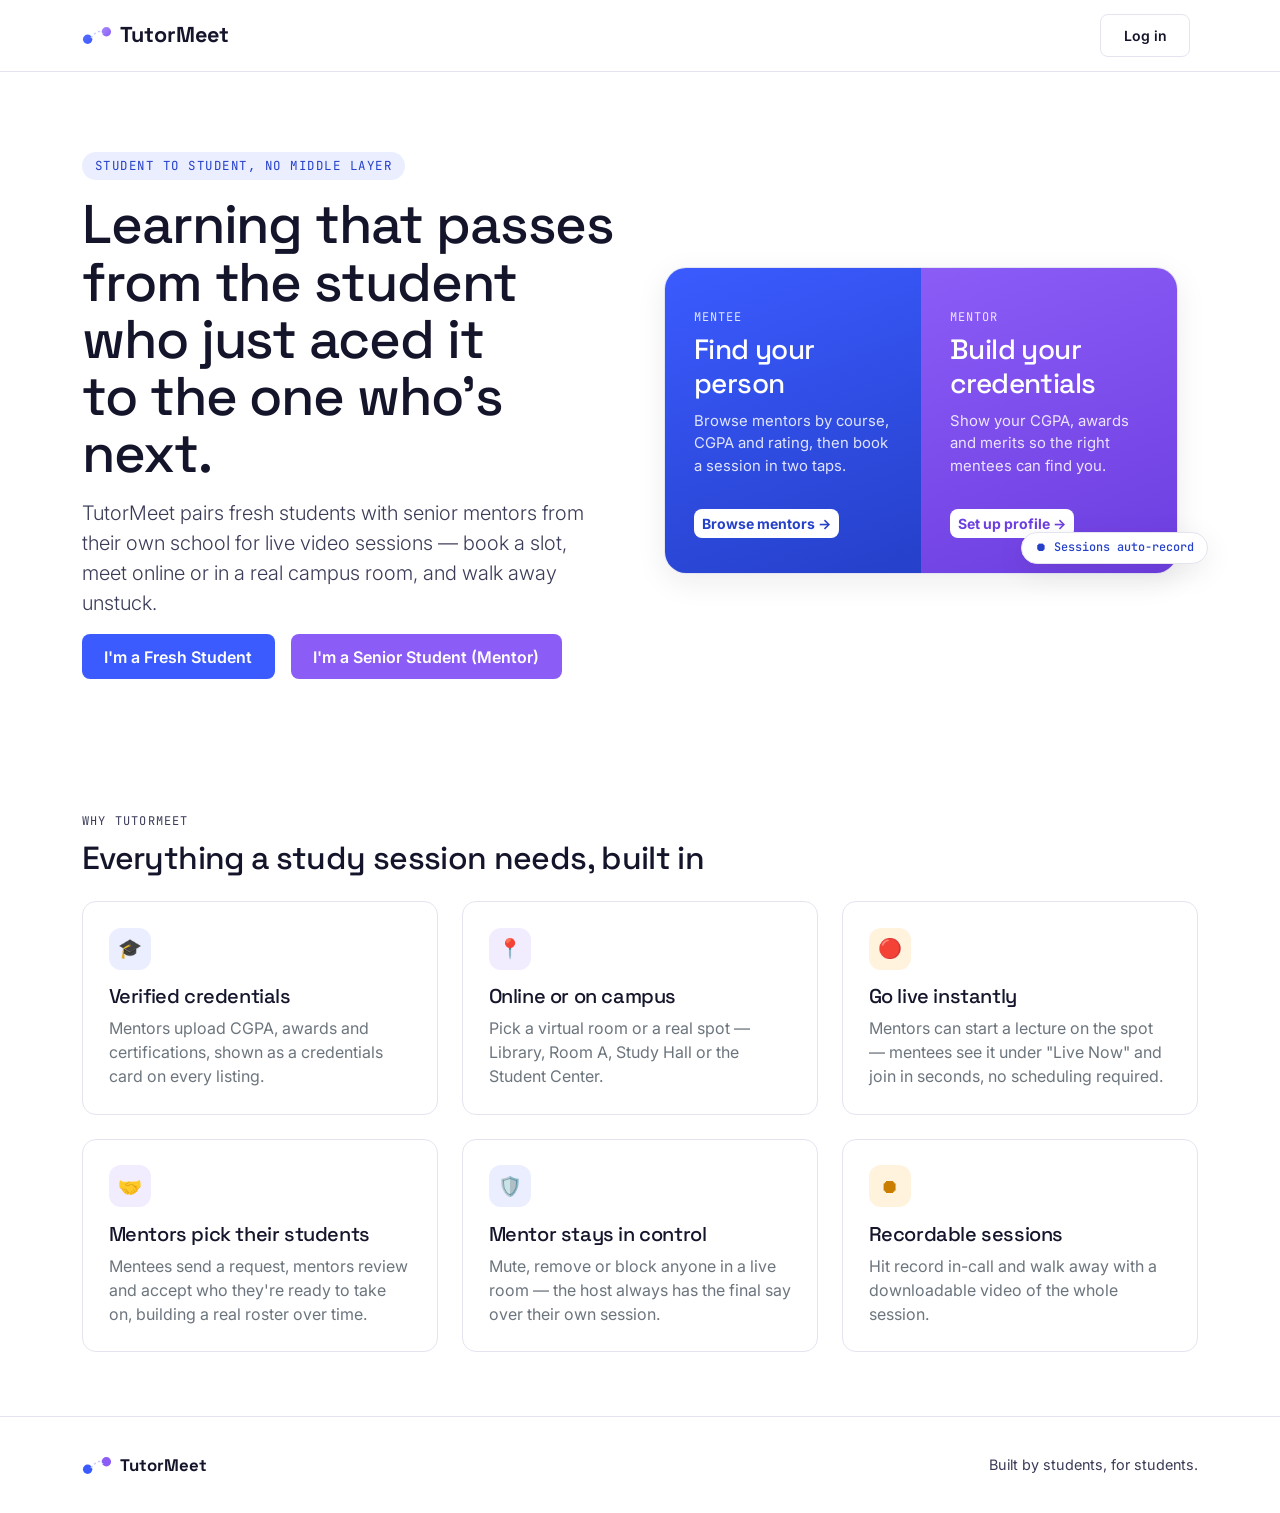
<file: index.html>
<!DOCTYPE html>
<html lang="en">
<head>
<meta charset="UTF-8">
<meta name="viewport" content="width=device-width, initial-scale=1.0">
<title>TutorMeet — Peer mentorship, one session away</title>
<link rel="preconnect" href="https://fonts.googleapis.com">
<link href="https://fonts.googleapis.com/css2?family=Space+Grotesk:wght@500;600;700&family=Inter:wght@400;500;600;700&family=JetBrains+Mono:wght@400;500&display=swap" rel="stylesheet">
<link href="https://cdn.jsdelivr.net/npm/bootstrap@5.3.3/dist/css/bootstrap.min.css" rel="stylesheet">
<link href="style.css" rel="stylesheet">
</head>
<body>

<div id="navbar-mount"></div>

<header class="hero">
  <div class="container">
    <div class="row align-items-center g-5">
      <div class="col-lg-6">
        <span class="hero-eyebrow">Student to student, no middle layer</span>
        <h1>Learning that passes from the student who just aced it<br>to the one who's next.</h1>
        <p class="lead">TutorMeet pairs fresh students with senior mentors from their own school for live video sessions — book a slot, meet online or in a real campus room, and walk away unstuck.</p>
        <div class="d-flex gap-3 flex-wrap mt-3">
          <a href="auth.html?role=mentee" class="btn btn-mentee">I'm a Fresh Student</a>
          <a href="auth.html?role=mentor" class="btn btn-mentor">I'm a Senior Student (Mentor)</a>
        </div>
      </div>
      <div class="col-lg-6">
        <div class="role-split-wrap">
          <div class="role-split">
            <div class="role-panel mentee">
              <div>
                <span class="role-tag">Mentee</span>
                <h3>Find your person</h3>
                <p>Browse mentors by course, CGPA and rating, then book a session in two taps.</p>
              </div>
              <a href="auth.html?role=mentee" class="btn btn-sm">Browse mentors →</a>
            </div>
            <div class="role-panel mentor">
              <div>
                <span class="role-tag">Mentor</span>
                <h3>Build your credentials</h3>
                <p>Show your CGPA, awards and merits so the right mentees can find you.</p>
              </div>
              <a href="auth.html?role=mentor" class="btn btn-sm">Set up profile →</a>
            </div>
          </div>
          <span class="floating-chip chip-2">⏺ Sessions auto-record</span>
        </div>
      </div>
    </div>
  </div>
</header>

<section class="py-5 feature-band">
  <div class="container py-3">
    <span class="section-label">Why TutorMeet</span>
    <h2 class="mb-4 mt-2">Everything a study session needs, built in</h2>
    <div class="row g-4">
      <div class="col-md-4">
        <div class="feature-card">
          <div class="icon-badge">🎓</div>
          <h4 class="h5">Verified credentials</h4>
          <p class="text-secondary mb-0">Mentors upload CGPA, awards and certifications, shown as a credentials card on every listing.</p>
        </div>
      </div>
      <div class="col-md-4">
        <div class="feature-card badge-purple">
          <div class="icon-badge">📍</div>
          <h4 class="h5">Online or on campus</h4>
          <p class="text-secondary mb-0">Pick a virtual room or a real spot — Library, Room A, Study Hall or the Student Center.</p>
        </div>
      </div>
      <div class="col-md-4">
        <div class="feature-card badge-yellow">
          <div class="icon-badge">🔴</div>
          <h4 class="h5">Go live instantly</h4>
          <p class="text-secondary mb-0">Mentors can start a lecture on the spot — mentees see it under "Live Now" and join in seconds, no scheduling required.</p>
        </div>
      </div>
      <div class="col-md-4">
        <div class="feature-card badge-purple">
          <div class="icon-badge">🤝</div>
          <h4 class="h5">Mentors pick their students</h4>
          <p class="text-secondary mb-0">Mentees send a request, mentors review and accept who they're ready to take on, building a real roster over time.</p>
        </div>
      </div>
      <div class="col-md-4">
        <div class="feature-card">
          <div class="icon-badge">🛡️</div>
          <h4 class="h5">Mentor stays in control</h4>
          <p class="text-secondary mb-0">Mute, remove or block anyone in a live room — the host always has the final say over their own session.</p>
        </div>
      </div>
      <div class="col-md-4">
        <div class="feature-card badge-yellow">
          <div class="icon-badge">⏺</div>
          <h4 class="h5">Recordable sessions</h4>
          <p class="text-secondary mb-0">Hit record in-call and walk away with a downloadable video of the whole session.</p>
        </div>
      </div>
    </div>
  </div>
</section>

<footer class="tm-footer">
  <div class="container d-flex flex-wrap justify-content-between align-items-center">
    <span class="tm-brand" style="font-size:1.05rem;">
      <svg class="logomark" viewBox="0 0 32 20" xmlns="http://www.w3.org/2000/svg">
        <circle cx="6" cy="14" r="5" fill="#3b5bff"/>
        <circle cx="26" cy="6" r="5" fill="#8b5cf6"/>
        <path d="M10 12 Q18 2 22 8" stroke="#c7ccff" stroke-width="1.6" fill="none" stroke-dasharray="1 4" stroke-linecap="round"/>
      </svg>
      TutorMeet
    </span>
    <span>Built by students, for students.</span>
  </div>
</footer>

<script src="https://cdn.jsdelivr.net/npm/bootstrap@5.3.3/dist/js/bootstrap.bundle.min.js"></script>
<script src="script.js"></script>
<script>
  renderNavbar("navbar-mount");
</script>
</body>
</html>
</file>
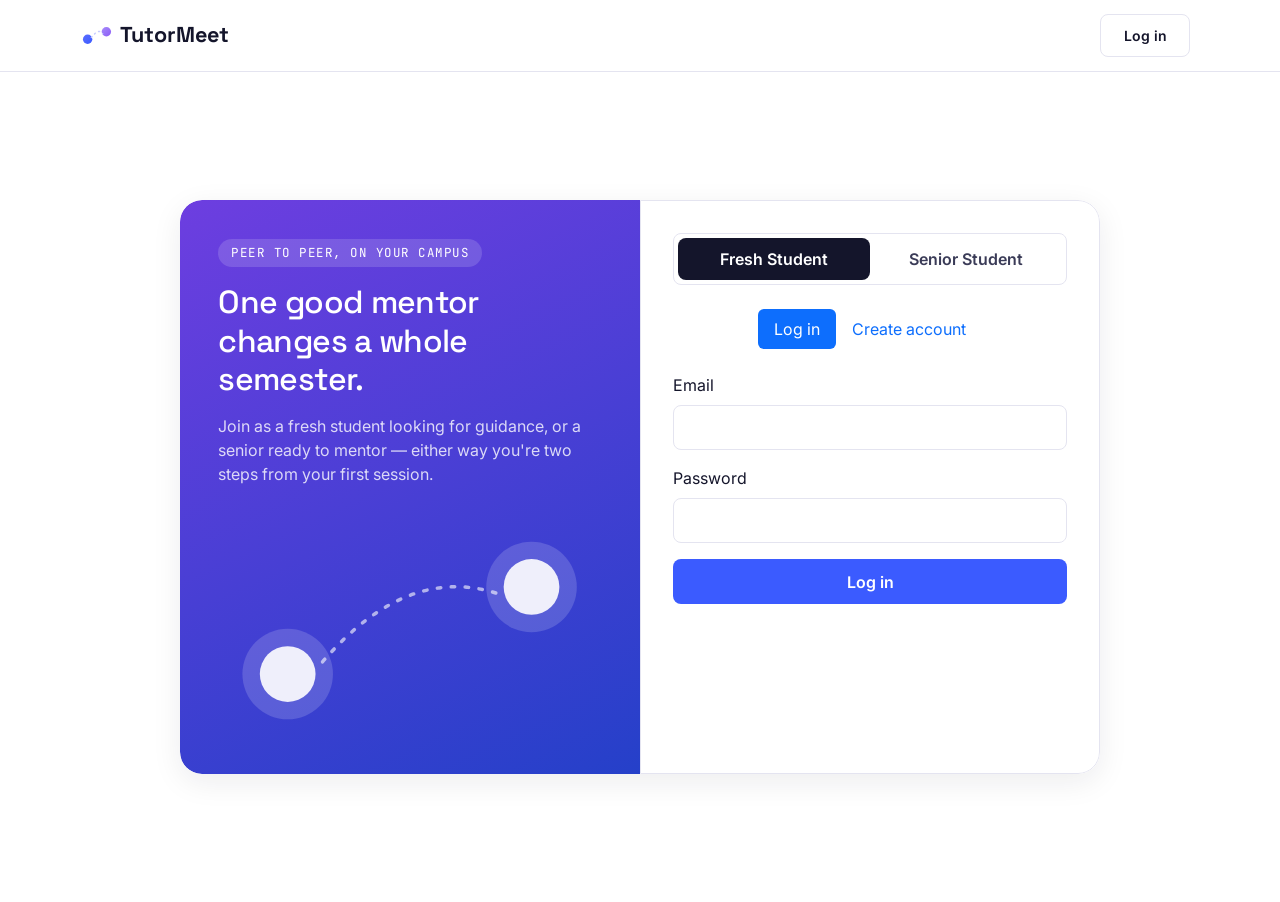
<file: auth.html>
<!DOCTYPE html>
<html lang="en">
<head>
<meta charset="UTF-8">
<meta name="viewport" content="width=device-width, initial-scale=1.0">
<title>Log in or sign up — TutorMeet</title>
<link rel="preconnect" href="https://fonts.googleapis.com">
<link href="https://fonts.googleapis.com/css2?family=Space+Grotesk:wght@500;600;700&family=Inter:wght@400;500;600;700&family=JetBrains+Mono:wght@400;500&display=swap" rel="stylesheet">
<link href="https://cdn.jsdelivr.net/npm/bootstrap@5.3.3/dist/css/bootstrap.min.css" rel="stylesheet">
<link href="style.css" rel="stylesheet">
</head>
<body>

<div id="navbar-mount"></div>

<div class="auth-wrap">
  <div class="auth-shell">
    <div class="auth-side d-none d-lg-flex">
      <div>
        <span class="hero-eyebrow" style="background:rgba(255,255,255,.15); color:#fff;">Peer to peer, on your campus</span>
        <h2 class="mt-3 mb-3" style="color:#fff;">One good mentor changes a whole semester.</h2>
        <p style="color:rgba(255,255,255,.8);">Join as a fresh student looking for guidance, or a senior ready to mentor — either way you're two steps from your first session.</p>
      </div>
      <div class="auth-side-graphic">
        <svg viewBox="0 0 220 120" xmlns="http://www.w3.org/2000/svg" style="width:100%; height:auto;">
          <circle cx="40" cy="85" r="26" fill="rgba(255,255,255,.16)"/>
          <circle cx="40" cy="85" r="16" fill="#ffffff" opacity=".9"/>
          <circle cx="180" cy="35" r="26" fill="rgba(255,255,255,.16)"/>
          <circle cx="180" cy="35" r="16" fill="#ffffff" opacity=".9"/>
          <path d="M60 78 Q110 20 164 40" stroke="rgba(255,255,255,.6)" stroke-width="2" fill="none" stroke-dasharray="2 6" stroke-linecap="round"/>
        </svg>
      </div>
    </div>

    <div class="auth-card">
      <div class="role-toggle mb-4">
        <button id="tab-mentee" type="button">Fresh Student</button>
        <button id="tab-mentor" type="button">Senior Student</button>
      </div>

      <ul class="nav nav-pills mb-4 justify-content-center" id="mode-pills">
        <li class="nav-item"><button class="nav-link active" id="mode-login" type="button">Log in</button></li>
        <li class="nav-item"><button class="nav-link" id="mode-signup" type="button">Create account</button></li>
      </ul>

      <form id="login-form" class="needs-validation" novalidate>
      <div class="mb-3">
        <label class="form-label">Email</label>
        <input type="email" class="form-control" id="login-email" required>
        <div class="invalid-feedback">Enter a valid email.</div>
      </div>
      <div class="mb-3">
        <label class="form-label">Password</label>
        <input type="password" class="form-control" id="login-password" required minlength="6">
        <div class="invalid-feedback">Password must be at least 6 characters.</div>
      </div>
      <div id="login-error" class="text-danger small mb-2 d-none">No account matches those details for this role.</div>
      <button type="submit" class="btn w-100" id="login-submit">Log in</button>
    </form>

        <form id="signup-form" class="needs-validation d-none" novalidate>
      <div class="mb-3">
        <label class="form-label">Full name</label>
        <input type="text" class="form-control" id="signup-name" required>
        <div class="invalid-feedback">Tell us your name.</div>
      </div>
      <div class="mb-3">
        <label class="form-label">School email</label>
        <input type="email" class="form-control" id="signup-email" required>
        <div class="invalid-feedback">Enter a valid email.</div>
      </div>
      <div class="row">
        <div class="col-6 mb-3">
          <label class="form-label">Password</label>
          <input type="password" class="form-control" id="signup-password" required minlength="6">
          <div class="invalid-feedback">Min 6 characters.</div>
        </div>
        <div class="col-6 mb-3">
          <label class="form-label">Confirm</label>
          <input type="password" class="form-control" id="signup-confirm" required minlength="6">
          <div class="invalid-feedback">Passwords must match.</div>
        </div>
      </div>

      <div id="mentor-extra-fields" class="d-none">
        <hr>
        <p class="text-secondary small">Add a few starter credentials now — you can expand your full profile right after signup.</p>
        <div class="mb-3">
          <label class="form-label">Current CGPA</label>
          <input type="number" step="0.01" min="0" max="5" class="form-control" id="signup-cgpa" placeholder="e.g. 4.50">
        </div>
        <div class="mb-3">
          <label class="form-label">Subjects you can mentor in</label>
          <input type="text" class="form-control" id="signup-subjects" placeholder="e.g. Calculus, Data Structures">
        </div>
      </div>

      <div id="signup-error" class="text-danger small mb-2 d-none">That email is already registered.</div>
      <button type="submit" class="btn w-100" id="signup-submit">Create account</button>
    </form>
    </div>
  </div>
</div>

<script src="https://cdn.jsdelivr.net/npm/bootstrap@5.3.3/dist/js/bootstrap.bundle.min.js"></script>
<script src="script.js"></script>
<script>
renderNavbar("navbar-mount");

let currentRole = "mentee";

function paintRoleUI() {
  document.getElementById("tab-mentee").classList.toggle("active", currentRole === "mentee");
  document.getElementById("tab-mentor").classList.toggle("active", currentRole === "mentor");
  document.getElementById("mentor-extra-fields").classList.toggle("d-none", currentRole !== "mentor");
  const color = currentRole === "mentor" ? "btn-mentor" : "btn-mentee";
  const other = currentRole === "mentor" ? "btn-mentee" : "btn-mentor";
  ["login-submit","signup-submit"].forEach(id => {
    const b = document.getElementById(id);
    b.classList.remove(other); b.classList.add(color);
  });
}

const qsRole = new URLSearchParams(window.location.search).get("role");
if (qsRole === "mentor" || qsRole === "mentee") currentRole = qsRole;

document.getElementById("tab-mentee").addEventListener("click", () => { currentRole = "mentee"; paintRoleUI(); });
document.getElementById("tab-mentor").addEventListener("click", () => { currentRole = "mentor"; paintRoleUI(); });

const loginForm = document.getElementById("login-form");
const signupForm = document.getElementById("signup-form");
document.getElementById("mode-login").addEventListener("click", (e) => {
  e.target.classList.add("active"); document.getElementById("mode-signup").classList.remove("active");
  loginForm.classList.remove("d-none"); signupForm.classList.add("d-none");
});
document.getElementById("mode-signup").addEventListener("click", (e) => {
  e.target.classList.add("active"); document.getElementById("mode-login").classList.remove("active");
  signupForm.classList.remove("d-none"); loginForm.classList.add("d-none");
});

paintRoleUI();

function redirectForRole(user) {
  window.location.href = user.role === "mentor" ? "mentor-dashboard.html" : "mentee-dashboard.html";
}

loginForm.addEventListener("submit", function (e) {
  e.preventDefault(); e.stopPropagation();
  document.getElementById("login-error").classList.add("d-none");
  if (!loginForm.checkValidity()) { loginForm.classList.add("was-validated"); return; }
  const email = document.getElementById("login-email").value.trim().toLowerCase();
  const pw = document.getElementById("login-password").value;
  const user = getUsers().find(u => u.email.toLowerCase() === email && u.password === pw && u.role === currentRole);
  if (!user) { document.getElementById("login-error").classList.remove("d-none"); return; }
  setCurrentUser(user);
  redirectForRole(user);
});

signupForm.addEventListener("submit", function (e) {
  e.preventDefault(); e.stopPropagation();
  document.getElementById("signup-error").classList.add("d-none");

  const pw = document.getElementById("signup-password").value;
  const cf = document.getElementById("signup-confirm").value;
  document.getElementById("signup-confirm").setCustomValidity(pw !== cf ? "mismatch" : "");

  if (!signupForm.checkValidity()) { signupForm.classList.add("was-validated"); return; }

  const email = document.getElementById("signup-email").value.trim().toLowerCase();
  const users = getUsers();
  if (users.some(u => u.email.toLowerCase() === email)) {
    document.getElementById("signup-error").classList.remove("d-none");
    return;
  }

  const newUser = {
    id: "u_" + Date.now(),
    role: currentRole,
    name: document.getElementById("signup-name").value.trim(),
    email,
    password: pw
  };

  if (currentRole === "mentor") {
    newUser.bio = "";
    newUser.cgpa = parseFloat(document.getElementById("signup-cgpa").value) || null;
    newUser.subjects = document.getElementById("signup-subjects").value.split(",").map(s => s.trim()).filter(Boolean);
    newUser.awards = []; newUser.merits = []; newUser.certifications = [];
    newUser.rating = null; newUser.sessionsHosted = 0;
  }

  users.push(newUser);
  saveUsers(users);
  setCurrentUser(newUser);

  if (currentRole === "mentor") {
    window.location.href = "mentor-profile.html?onboarding=1";
  } else {
    redirectForRole(newUser);
  }
});
</script>
</body>
</html>
</file>
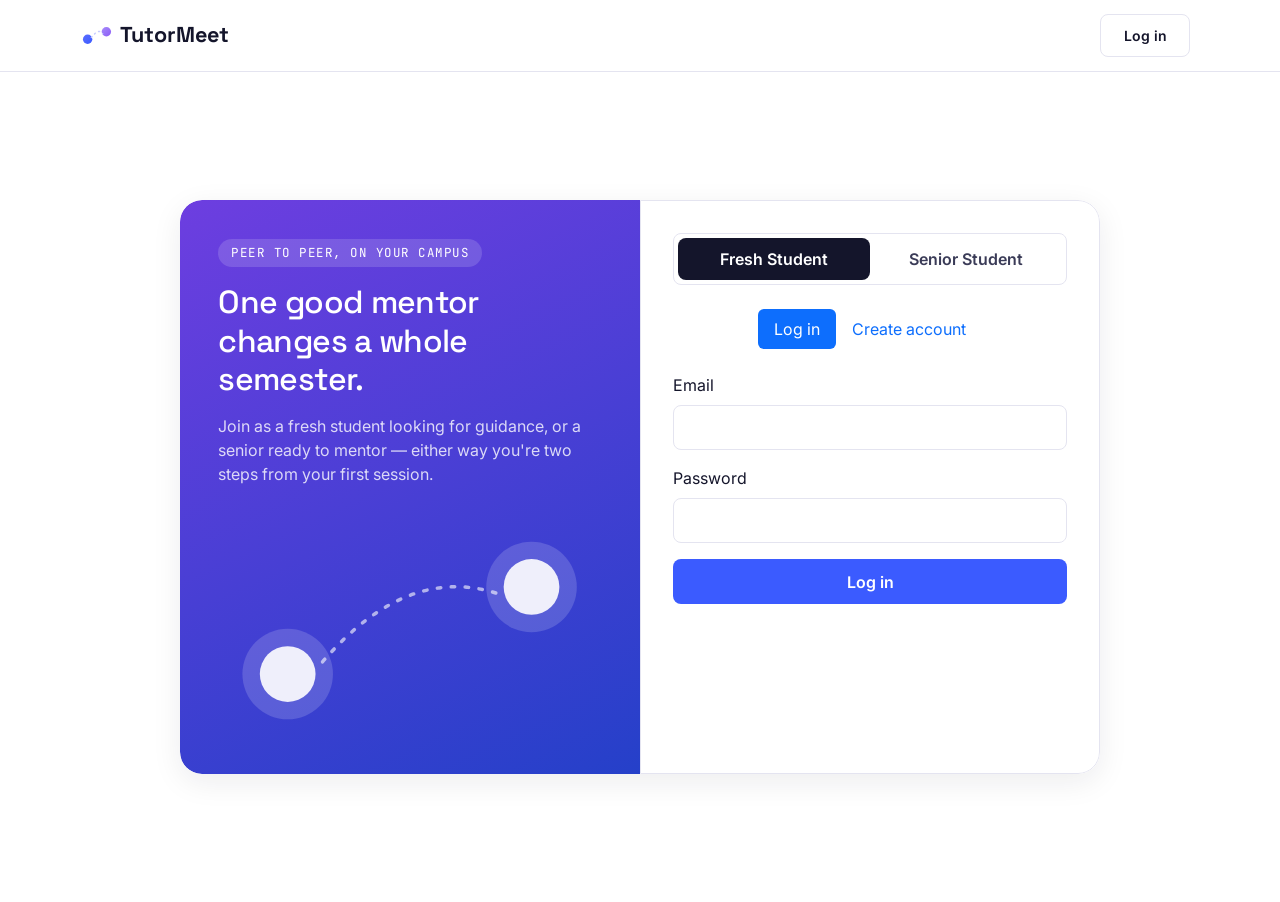
<file: mentee-dashboard.html>
<!DOCTYPE html>
<html lang="en">
<head>
<meta charset="UTF-8">
<meta name="viewport" content="width=device-width, initial-scale=1.0">
<title>Mentee dashboard — TutorMeet</title>
<link rel="preconnect" href="https://fonts.googleapis.com">
<link href="https://fonts.googleapis.com/css2?family=Space+Grotesk:wght@500;600;700&family=Inter:wght@400;500;600;700&family=JetBrains+Mono:wght@400;500&display=swap" rel="stylesheet">
<link href="https://cdn.jsdelivr.net/npm/bootstrap@5.3.3/dist/css/bootstrap.min.css" rel="stylesheet">
<link href="style.css" rel="stylesheet">
</head>
<body>

<div id="navbar-mount"></div>

<div class="dash-shell">
  <div class="container">
    <span class="section-label">Mentee dashboard</span>
    <h2 class="mt-2 mb-4" id="welcome-heading">Welcome back</h2>

    <div id="live-now-section" class="mb-4 d-none">
      <div class="d-flex align-items-center gap-2 mb-2">
        <span class="live-dot"></span>
        <span class="section-label mb-0" style="color: var(--red);">Live now</span>
      </div>
      <div class="row g-3" id="live-now-list"></div>
    </div>

    <div class="row g-4">
            <div class="col-lg-8">
        <div class="d-flex flex-wrap gap-2 align-items-end mb-3">
          <div class="flex-grow-1">
            <label class="form-label small mb-1">Search mentors or subjects</label>
            <input type="text" class="form-control" id="search-input" placeholder="e.g. Amara, Algorithms...">
          </div>
          <div>
            <label class="form-label small mb-1">Course</label>
            <select class="form-select" id="filter-subject"><option value="">All</option></select>
          </div>
          <div>
            <label class="form-label small mb-1">Min CGPA</label>
            <select class="form-select" id="filter-cgpa">
              <option value="0">Any</option>
              <option value="4">4.0+</option>
              <option value="4.5">4.5+</option>
              <option value="4.8">4.8+</option>
            </select>
          </div>
          <div>
            <label class="form-label small mb-1">Min rating</label>
            <select class="form-select" id="filter-rating">
              <option value="0">Any</option>
              <option value="4">4.0+</option>
              <option value="4.5">4.5+</option>
              <option value="4.8">4.8+</option>
            </select>
          </div>
        </div>

        <div class="row g-3" id="mentor-list"></div>
      </div>

            <div class="col-lg-4">
        <span class="section-label d-block mb-2">Your upcoming sessions</span>
        <div id="my-sessions"></div>
      </div>
    </div>
  </div>
</div>

<div class="modal fade" id="bookModal" tabindex="-1">
  <div class="modal-dialog">
    <div class="modal-content rounded-tm">
      <div class="modal-header">
        <h5 class="modal-title" id="book-modal-title">Book a session</h5>
        <button type="button" class="btn-close" data-bs-dismiss="modal"></button>
      </div>
      <div class="modal-body" id="book-modal-body"></div>
    </div>
  </div>
</div>

<script src="https://cdn.jsdelivr.net/npm/bootstrap@5.3.3/dist/js/bootstrap.bundle.min.js"></script>
<script src="script.js"></script>
<script>
const user = requireRole("mentee");
document.getElementById("welcome-heading").textContent = `Welcome back, ${user.name.split(" ")[0]}`;

function allMentors() { return getUsers().filter(u => u.role === "mentor"); }

function populateSubjectFilter() {
  const subjects = new Set();
  allMentors().forEach(m => (m.subjects || []).forEach(s => subjects.add(s)));
  const sel = document.getElementById("filter-subject");
  [...subjects].sort().forEach(s => {
    const opt = document.createElement("option"); opt.value = s; opt.textContent = s; sel.appendChild(opt);
  });
}

function mentorCardHTML(m) {
  return `
  <div class="col-md-6">
    <div class="credential-card d-flex flex-column">
      <div class="d-flex align-items-center gap-3 mb-2">
        <div class="avatar-ring">${initials(m.name)}</div>
        <div>
          <h5 class="mb-0">${m.name}</h5>
          <span class="text-secondary small">${m.rating ? "⭐ " + m.rating + " · " + (m.sessionsHosted||0) + " sessions" : "New mentor"}</span>
        </div>
      </div>
      <p class="small text-secondary flex-grow-1">${m.bio || "No bio yet."}</p>
      <div class="stat-strip">
        <span class="stat-chip">CGPA <strong>${m.cgpa || "—"}</strong></span>
        <span class="stat-chip">Awards <strong>${(m.awards||[]).length}</strong></span>
        <span class="stat-chip">Merits <strong>${(m.merits||[]).length}</strong></span>
      </div>
      <div class="d-flex flex-wrap gap-2 mb-3">
        ${(m.subjects||[]).map(s => `<span class="badge-subject">${s}</span>`).join("")}
      </div>
      <button class="btn btn-mentee mt-auto" onclick="openBookModal('${m.id}')">View & book</button>
      <button class="btn btn-outline-tm btn-sm mt-2" onclick="requestMentorship('${m.id}')">Request ongoing mentorship</button>
    </div>
  </div>`;
}

function requestMentorship(mentorId) {
  const mentor = allMentors().find(x => x.id === mentorId);
  const already = getRequests().some(r => r.mentorId === mentorId && r.menteeId === user.id && r.status === "pending");
  if (already) { alert("You've already sent a request to " + mentor.name + " — sit tight while they review it."); return; }
  sendMentorshipRequest(user, mentor, (mentor.subjects || [])[0] || "General mentorship", "Would love your guidance this semester.");
  alert(`Request sent to ${mentor.name}. You'll be added to their roster once they accept.`);
}

function renderMentors() {
  const q = document.getElementById("search-input").value.trim().toLowerCase();
  const subj = document.getElementById("filter-subject").value;
  const minCgpa = parseFloat(document.getElementById("filter-cgpa").value);
  const minRating = parseFloat(document.getElementById("filter-rating").value);

  const list = allMentors().filter(m => {
    const matchesQ = !q || m.name.toLowerCase().includes(q) || (m.subjects||[]).some(s => s.toLowerCase().includes(q));
    const matchesSubj = !subj || (m.subjects||[]).includes(subj);
    const matchesCgpa = (m.cgpa || 0) >= minCgpa;
    const matchesRating = (m.rating || 0) >= minRating;
    return matchesQ && matchesSubj && matchesCgpa && matchesRating;
  });

  const wrap = document.getElementById("mentor-list");
  wrap.innerHTML = list.length ? list.map(mentorCardHTML).join("") : `<p class="text-secondary">No mentors match those filters yet.</p>`;
}

["search-input","filter-subject","filter-cgpa","filter-rating"].forEach(id => {
  document.getElementById(id).addEventListener("input", renderMentors);
});

function openBookModal(mentorId) {
  const m = allMentors().find(x => x.id === mentorId);
  const sessions = getSessions().filter(s => s.mentorId === mentorId);
  document.getElementById("book-modal-title").textContent = `${m.name}'s sessions`;
  document.getElementById("book-modal-body").innerHTML = sessions.length
    ? sessions.map(s => `
      <div class="session-row">
        <div>
          <strong>${s.title}</strong>
          <div class="small text-secondary">${s.subject} · ${new Date(s.datetime).toLocaleString([], {dateStyle:'medium', timeStyle:'short'})}</div>
          <span class="loc-pill ${s.locationType === 'online' ? 'online' : 'inperson'}">${s.locationType === 'online' ? 'Online' : s.locationDetail}</span>
        </div>
        <button class="btn btn-mentee btn-sm" onclick="bookSession('${s.id}')">${(s.attendees||[]).includes(user.id) ? "Booked ✓" : "Book"}</button>
      </div>`).join("")
    : `<p class="text-secondary mb-0">This mentor hasn't scheduled any sessions yet.</p>`;
  new bootstrap.Modal(document.getElementById("bookModal")).show();
}

function bookSession(sessionId) {
  const sessions = getSessions();
  const s = sessions.find(x => x.id === sessionId);
  if (!s.attendees.includes(user.id)) s.attendees.push(user.id);
  saveSessions(sessions);
  renderMySessions();
  openBookModal(s.mentorId);
}

function renderMySessions() {
  const mine = getSessions().filter(s => (s.attendees||[]).includes(user.id));
  const wrap = document.getElementById("my-sessions");
  wrap.innerHTML = mine.length ? mine.map(s => `
    <div class="session-row">
      <div>
        <strong>${s.title}</strong>
        <div class="small text-secondary">with ${s.mentorName}</div>
        <div class="small text-secondary">${new Date(s.datetime).toLocaleString([], {dateStyle:'medium', timeStyle:'short'})}</div>
        <span class="loc-pill ${s.locationType === 'online' ? 'online' : 'inperson'}">${s.locationType === 'online' ? 'Online' : s.locationDetail}</span>
      </div>
      <a class="btn btn-mentee btn-sm" href="room.html?session=${s.id}">Join</a>
    </div>`).join("") : `<p class="text-secondary small">No sessions booked yet — browse mentors to find one.</p>`;
}

function renderLiveNow() {
  const live = getLiveSessions();
  const section = document.getElementById("live-now-section");
  const list = document.getElementById("live-now-list");
  section.classList.toggle("d-none", live.length === 0);
  list.innerHTML = live.map(s => `
    <div class="col-md-6">
      <div class="live-card">
        <span class="live-badge"><span class="dot-white"></span>LIVE</span>
        <h5 class="mb-1" style="color:#fff;">${s.title}</h5>
        <p class="small mb-2">${s.subject} · hosted by ${s.mentorName}</p>
        <a class="btn btn-mentee btn-sm" href="room.html?session=${s.id}">Join lecture</a>
      </div>
    </div>`).join("");
}

populateSubjectFilter();
renderMentors();
renderMySessions();
renderLiveNow();
setInterval(renderLiveNow, 4000); // poll so a lecture that just went live shows up without a refresh
renderNavbar("navbar-mount");
</script>
</body>
</html>
</file>
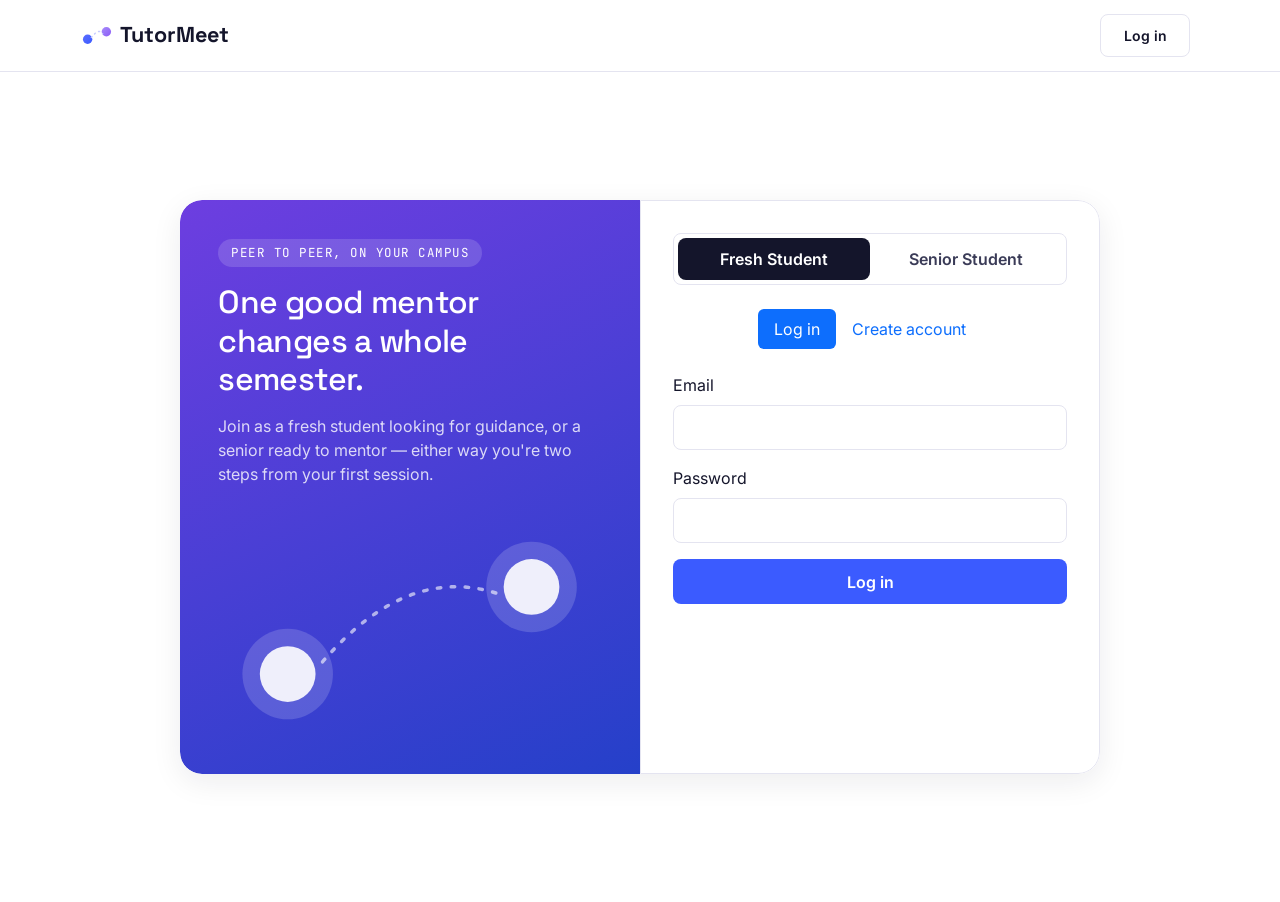
<file: mentor-dashboard.html>
<!DOCTYPE html>
<html lang="en">
<head>
<meta charset="UTF-8">
<meta name="viewport" content="width=device-width, initial-scale=1.0">
<title>Mentor dashboard — TutorMeet</title>
<link rel="preconnect" href="https://fonts.googleapis.com">
<link href="https://fonts.googleapis.com/css2?family=Space+Grotesk:wght@500;600;700&family=Inter:wght@400;500;600;700&family=JetBrains+Mono:wght@400;500&display=swap" rel="stylesheet">
<link href="https://cdn.jsdelivr.net/npm/bootstrap@5.3.3/dist/css/bootstrap.min.css" rel="stylesheet">
<link href="style.css" rel="stylesheet">
</head>
<body>

<div id="navbar-mount"></div>

<div class="dash-shell">
  <div class="container">
    <div class="d-flex flex-wrap justify-content-between align-items-center mb-4 gap-2">
      <div>
        <span class="section-label">Mentor dashboard</span>
        <h2 class="mt-2 mb-0" id="welcome-heading">Welcome back</h2>
      </div>
      <div class="d-flex gap-2 flex-wrap">
        <a href="mentor-profile.html" class="btn btn-outline-tm">Edit profile & credentials</a>
        <a href="mentor-requests.html" class="btn btn-outline-tm position-relative">
          Select students
          <span id="pending-badge" class="badge rounded-pill bg-danger d-none" style="position:absolute; top:-6px; right:-6px; font-size:.65rem;"></span>
        </a>
        <a href="session-setup.html" class="btn btn-outline-tm">+ Schedule for later</a>
        <button class="btn btn-mentor" id="go-live-btn" data-bs-toggle="modal" data-bs-target="#goLiveModal">🔴 Go Live Now</button>
      </div>
    </div>

    <div class="row g-4">
      <div class="col-lg-4">
        <span class="section-label d-block mb-2">Your credentials card</span>
        <div class="credential-card" id="my-card"></div>
      </div>

      <div class="col-lg-4">
        <span class="section-label d-block mb-2">Your scheduled sessions</span>
        <div id="my-sessions"></div>
      </div>

      <div class="col-lg-4">
        <span class="section-label d-block mb-2">Mentee requests</span>
        <div id="requests"></div>
      </div>
    </div>

    <div class="row g-4 mt-1">
      <div class="col-12">
        <span class="section-label d-block mb-2">My students</span>
        <div class="row g-3" id="roster"></div>
      </div>
    </div>
  </div>
</div>

<div class="modal fade" id="goLiveModal" tabindex="-1">
  <div class="modal-dialog">
    <div class="modal-content rounded-tm">
      <div class="modal-header">
        <h5 class="modal-title">🔴 Start a live lecture</h5>
        <button type="button" class="btn-close" data-bs-dismiss="modal"></button>
      </div>
      <form id="go-live-form">
        <div class="modal-body">
          <p class="text-secondary small">This goes live immediately — mentees following your subjects will see it under "Live Now" and can join right away.</p>
          <div class="mb-3">
            <label class="form-label">Lecture title</label>
            <input type="text" class="form-control" id="live-title" required placeholder="e.g. Recursion, Live Q&A">
          </div>
          <div class="mb-3">
            <label class="form-label">Subject</label>
            <input type="text" class="form-control" id="live-subject" required placeholder="e.g. Data Structures">
          </div>
        </div>
        <div class="modal-footer">
          <button type="submit" class="btn btn-mentor w-100">🔴 Go live now</button>
        </div>
      </form>
    </div>
  </div>
</div>

<script src="https://cdn.jsdelivr.net/npm/bootstrap@5.3.3/dist/js/bootstrap.bundle.min.js"></script>
<script src="script.js"></script>
<script>
const user = requireRole("mentor");
document.getElementById("welcome-heading").textContent = `Welcome back, ${user.name.split(" ")[0]}`;

document.getElementById("my-card").innerHTML = `
  <div class="d-flex align-items-center gap-3 mb-2">
    <div class="avatar-ring">${initials(user.name)}</div>
    <div>
      <h5 class="mb-0">${user.name}</h5>
      <span class="text-secondary small">${user.rating ? "⭐ " + user.rating + " · " + (user.sessionsHosted||0) + " sessions" : "New mentor"}</span>
    </div>
  </div>
  <p class="small text-secondary">${user.bio || "No bio yet — add one from your profile page."}</p>
  <div class="stat-strip">
    <span class="stat-chip">CGPA <strong>${user.cgpa || "—"}</strong></span>
    <span class="stat-chip">Awards <strong>${(user.awards||[]).length}</strong></span>
    <span class="stat-chip">Merits <strong>${(user.merits||[]).length}</strong></span>
    <span class="stat-chip">Certs <strong>${(user.certifications||[]).length}</strong></span>
  </div>
  <div class="d-flex flex-wrap gap-2">
    ${(user.subjects||[]).map(s => `<span class="badge-subject">${s}</span>`).join("") || `<span class="text-secondary small">No subjects added yet</span>`}
  </div>`;

function renderMySessions() {
  const mine = getSessions().filter(s => s.mentorId === user.id && s.status !== "ended");
  const wrap = document.getElementById("my-sessions");
  wrap.innerHTML = mine.length ? mine.map(s => `
    <div class="session-row">
      <div>
        <strong>${s.title}</strong>
        ${s.status === "live" ? `<span class="loc-pill" style="background:var(--red); color:#fff; margin-left:.4rem;">🔴 LIVE</span>` : ""}
        <div class="small text-secondary">${s.subject} · ${(s.attendees||[]).length} booked</div>
        <div class="small text-secondary">${new Date(s.datetime).toLocaleString([], {dateStyle:'medium', timeStyle:'short'})}</div>
        <span class="loc-pill ${s.locationType === 'online' ? 'online' : 'inperson'}">${s.locationType === 'online' ? 'Online' : s.locationDetail}</span>
      </div>
      <a class="btn ${s.status === 'live' ? 'btn-mentor' : 'btn-outline-tm'} btn-sm" href="room.html?session=${s.id}">${s.status === 'live' ? 'Rejoin' : 'Start'}</a>
    </div>`).join("") : `<p class="text-secondary small">No sessions yet — go live or schedule your first one.</p>`;
}

document.getElementById("go-live-form").addEventListener("submit", (e) => {
  e.preventDefault();
  const session = startLiveSession(user, {
    title: document.getElementById("live-title").value.trim(),
    subject: document.getElementById("live-subject").value.trim()
  });
  window.location.href = `room.html?session=${session.id}`;
});

function renderRequests() {
  const mine = getPendingRequestsForMentor(user.id);
  const badge = document.getElementById("pending-badge");
  badge.textContent = mine.length;
  badge.classList.toggle("d-none", mine.length === 0);
  const wrap = document.getElementById("requests");
  wrap.innerHTML = mine.length ? mine.slice(0, 3).map(r => `
    <div class="request-row">
      <div>
        <strong>${r.menteeName}</strong>
        <div class="small text-secondary">${r.subject}</div>
        <div class="small text-secondary">${r.note}</div>
      </div>
      <a class="btn btn-outline-tm btn-sm" href="mentor-requests.html">Review</a>
    </div>`).join("") + (mine.length > 3 ? `<a href="mentor-requests.html" class="small">See all ${mine.length} requests →</a>` : "")
    : `<p class="text-secondary small">No pending requests.</p>`;
}

function renderRoster() {
  const roster = getRoster(user.id);
  const wrap = document.getElementById("roster");
  wrap.innerHTML = roster.length ? roster.map(s => `
    <div class="col-md-3 col-sm-6">
      <div class="feature-card d-flex align-items-center gap-3">
        <div class="avatar-ring" style="width:40px;height:40px;font-size:.85rem;">${initials(s.name)}</div>
        <div>
          <strong class="small d-block">${s.name}</strong>
          <span class="small text-secondary">${s.subject}</span>
        </div>
      </div>
    </div>`).join("") : `<p class="text-secondary small">You haven't accepted any students yet — <a href="mentor-requests.html">review requests</a> to build your roster.</p>`;
}

renderMySessions();
renderRequests();
renderRoster();
renderNavbar("navbar-mount");
</script>
</body>
</html>
</file>
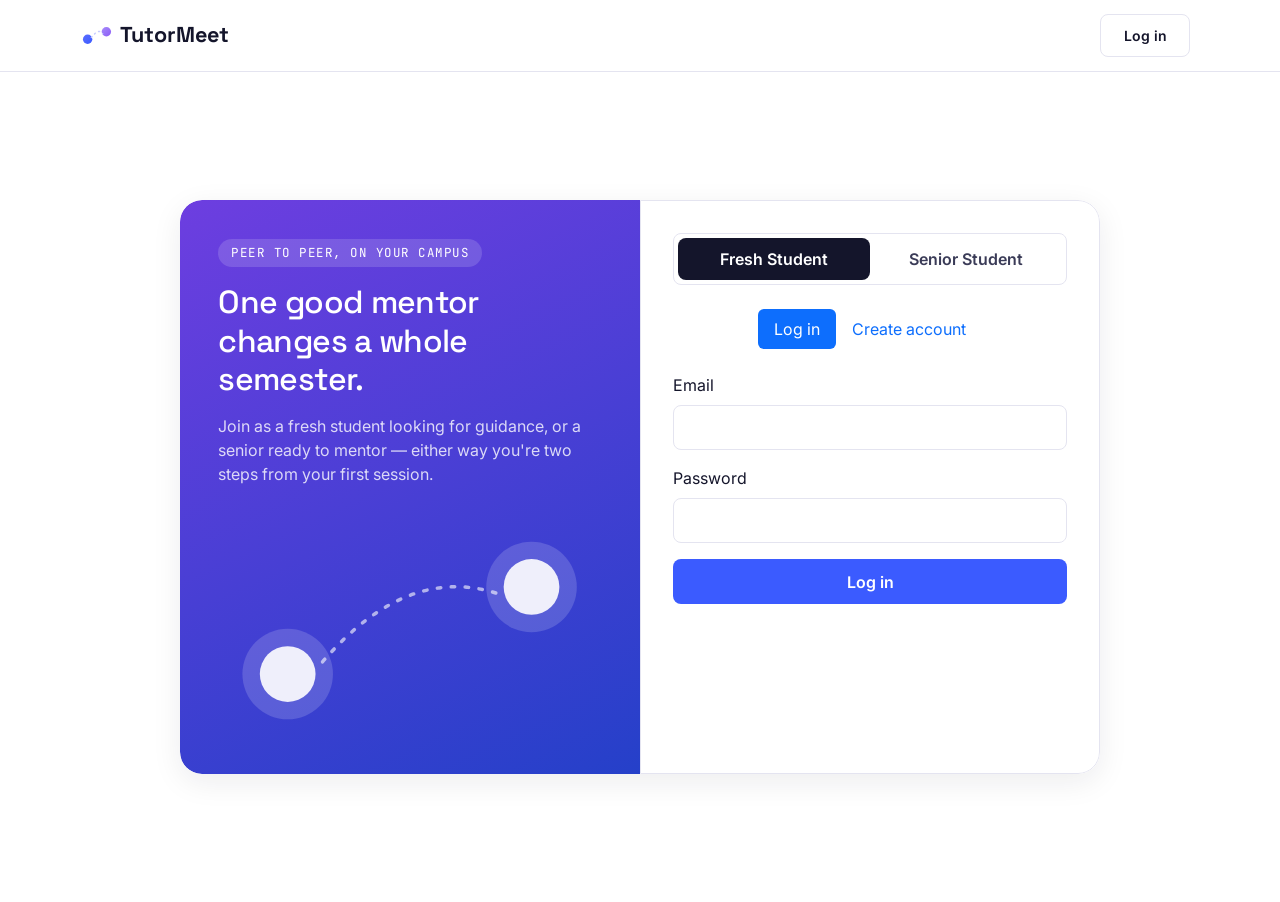
<file: mentor-profile.html>
<!DOCTYPE html>
<html lang="en">
<head>
<meta charset="UTF-8">
<meta name="viewport" content="width=device-width, initial-scale=1.0">
<title>Mentor profile — TutorMeet</title>
<link rel="preconnect" href="https://fonts.googleapis.com">
<link href="https://fonts.googleapis.com/css2?family=Space+Grotesk:wght@500;600;700&family=Inter:wght@400;500;600;700&family=JetBrains+Mono:wght@400;500&display=swap" rel="stylesheet">
<link href="https://cdn.jsdelivr.net/npm/bootstrap@5.3.3/dist/css/bootstrap.min.css" rel="stylesheet">
<link href="style.css" rel="stylesheet">
</head>
<body>

<div id="navbar-mount"></div>

<div class="dash-shell">
  <div class="container" style="max-width: 900px;">
    <span class="section-label">Mentor profile</span>
    <h2 class="mt-2 mb-1" id="page-title">Build your credentials card</h2>
    <p class="text-secondary mb-4" id="page-subtitle">This is what mentees see when they browse. Stronger credentials mean more bookings.</p>

    <div class="row g-4">
      <div class="col-lg-7">
        <form id="profile-form" class="bg-paper-raised rounded-tm shadow-tm p-4">
          <div class="mb-3">
            <label class="form-label">Short bio</label>
            <textarea class="form-control" id="p-bio" rows="3" placeholder="A sentence or two about what you're studying and how you like to teach."></textarea>
          </div>
          <div class="row">
            <div class="col-6 mb-3">
              <label class="form-label">CGPA</label>
              <input type="number" step="0.01" min="0" max="5" class="form-control" id="p-cgpa">
            </div>
            <div class="col-6 mb-3">
              <label class="form-label">Subjects / courses you mentor</label>
              <input type="text" class="form-control" id="p-subjects" placeholder="comma separated">
            </div>
          </div>
          <div class="mb-3">
            <label class="form-label">Awards</label>
            <input type="text" class="form-control" id="p-awards" placeholder="comma separated, e.g. Dean's List, Best Project 2025">
          </div>
          <div class="mb-3">
            <label class="form-label">Merits</label>
            <input type="text" class="form-control" id="p-merits" placeholder="comma separated">
          </div>
          <div class="mb-4">
            <label class="form-label">Certifications</label>
            <input type="text" class="form-control" id="p-certs" placeholder="comma separated">
          </div>
          <button type="submit" class="btn btn-mentor w-100" id="save-btn">Save profile</button>
          <div id="save-toast" class="text-success small mt-2 d-none">Profile saved.</div>
        </form>
      </div>

      <div class="col-lg-5">
        <span class="section-label d-block mb-2">Live preview</span>
        <div class="credential-card" id="preview-card"></div>
      </div>
    </div>
  </div>
</div>

<script src="https://cdn.jsdelivr.net/npm/bootstrap@5.3.3/dist/js/bootstrap.bundle.min.js"></script>
<script src="script.js"></script>
<script>
const user = requireRole("mentor");
const isOnboarding = new URLSearchParams(window.location.search).get("onboarding") === "1";
if (isOnboarding) {
  document.getElementById("page-title").textContent = "Almost there — set up your credentials";
  document.getElementById("page-subtitle").textContent = "Add what makes you a strong mentor, then we'll take you to pick your first students.";
  document.getElementById("save-btn").textContent = "Save & continue →";
}

function renderPreviewCard(m) {
  document.getElementById("preview-card").innerHTML = `
    <div class="d-flex align-items-center gap-3 mb-3">
      <div class="avatar-ring">${initials(m.name)}</div>
      <div>
        <h5 class="mb-0">${m.name}</h5>
        <span class="text-secondary small">${m.rating ? "⭐ " + m.rating + " · " + (m.sessionsHosted||0) + " sessions" : "New mentor"}</span>
      </div>
    </div>
    <p class="small text-secondary">${m.bio || "No bio yet — add one so mentees know your style."}</p>
    <div class="stat-strip">
      <span class="stat-chip">CGPA <strong>${m.cgpa || "—"}</strong></span>
      <span class="stat-chip">Awards <strong>${(m.awards||[]).length}</strong></span>
      <span class="stat-chip">Merits <strong>${(m.merits||[]).length}</strong></span>
      <span class="stat-chip">Certs <strong>${(m.certifications||[]).length}</strong></span>
    </div>
    <div class="d-flex flex-wrap gap-2">
      ${(m.subjects||[]).map(s => `<span class="badge-subject">${s}</span>`).join("") || `<span class="text-secondary small">No subjects added yet</span>`}
    </div>
  `;
}

function loadForm() {
  document.getElementById("p-bio").value = user.bio || "";
  document.getElementById("p-cgpa").value = user.cgpa || "";
  document.getElementById("p-subjects").value = (user.subjects || []).join(", ");
  document.getElementById("p-awards").value = (user.awards || []).join(", ");
  document.getElementById("p-merits").value = (user.merits || []).join(", ");
  document.getElementById("p-certs").value = (user.certifications || []).join(", ");
  renderPreviewCard(user);
}
loadForm();

function csv(id) {
  return document.getElementById(id).value.split(",").map(s => s.trim()).filter(Boolean);
}

["p-bio","p-cgpa","p-subjects","p-awards","p-merits","p-certs"].forEach(id => {
  document.getElementById(id).addEventListener("input", () => {
    renderPreviewCard({
      ...user,
      bio: document.getElementById("p-bio").value,
      cgpa: parseFloat(document.getElementById("p-cgpa").value) || null,
      subjects: csv("p-subjects"), awards: csv("p-awards"), merits: csv("p-merits"), certifications: csv("p-certs")
    });
  });
});

document.getElementById("profile-form").addEventListener("submit", function (e) {
  e.preventDefault();
  const updated = {
    ...user,
    bio: document.getElementById("p-bio").value,
    cgpa: parseFloat(document.getElementById("p-cgpa").value) || null,
    subjects: csv("p-subjects"), awards: csv("p-awards"), merits: csv("p-merits"), certifications: csv("p-certs")
  };
  const users = getUsers().map(u => u.id === updated.id ? updated : u);
  saveUsers(users);
  setCurrentUser(updated);

  if (isOnboarding) {
    window.location.href = "mentor-requests.html?onboarding=1";
    return;
  }

  document.getElementById("save-toast").classList.remove("d-none");
  setTimeout(() => document.getElementById("save-toast").classList.add("d-none"), 2000);
});

renderNavbar("navbar-mount");
</script>
</body>
</html>
</file>
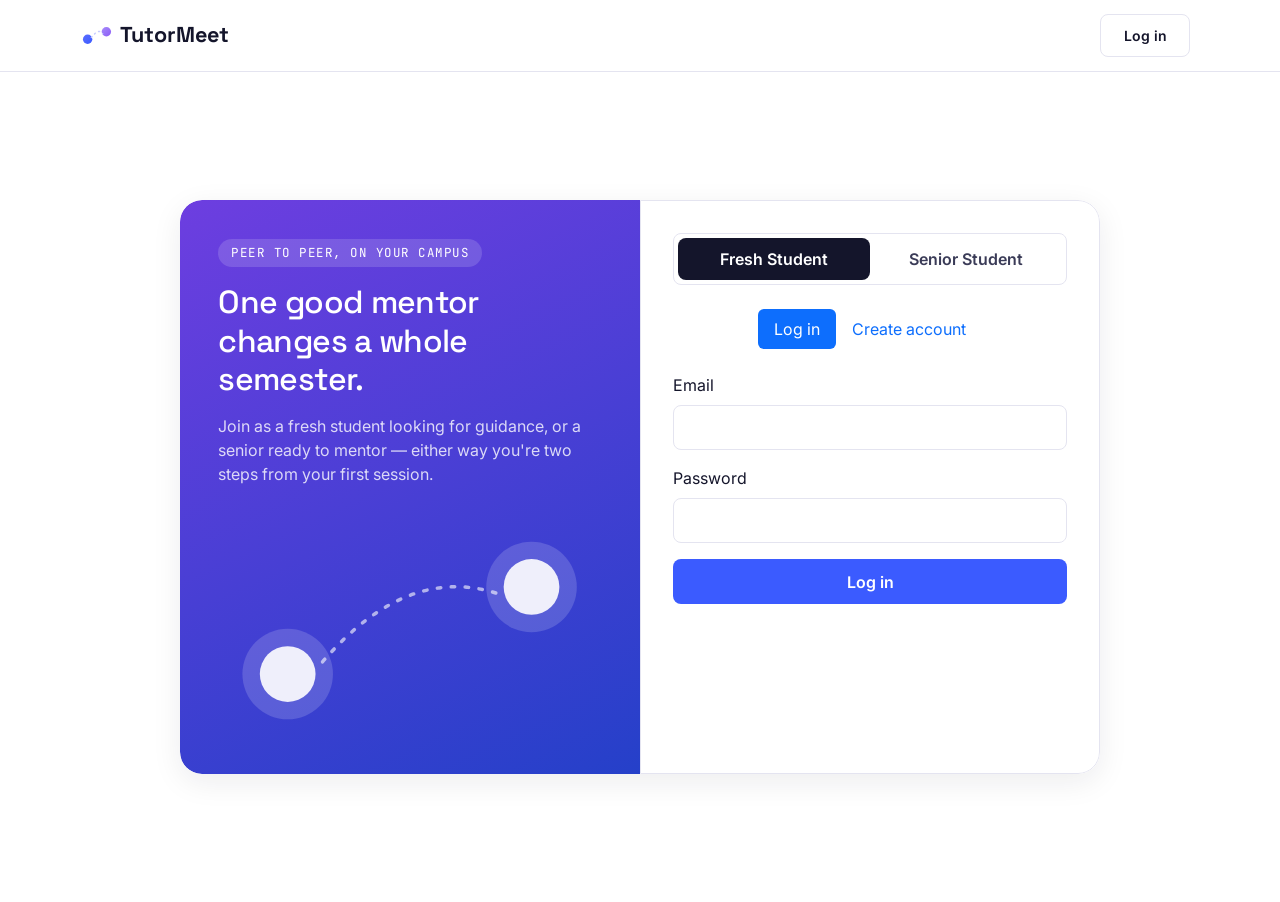
<file: mentor-requests.html>
<!DOCTYPE html>
<html lang="en">
<head>
<meta charset="UTF-8">
<meta name="viewport" content="width=device-width, initial-scale=1.0">
<title>Select your students — TutorMeet</title>
<link rel="preconnect" href="https://fonts.googleapis.com">
<link href="https://fonts.googleapis.com/css2?family=Space+Grotesk:wght@500;600;700&family=Inter:wght@400;500;600;700&family=JetBrains+Mono:wght@400;500&display=swap" rel="stylesheet">
<link href="https://cdn.jsdelivr.net/npm/bootstrap@5.3.3/dist/css/bootstrap.min.css" rel="stylesheet">
<link href="style.css" rel="stylesheet">
</head>
<body>

<div id="navbar-mount"></div>

<div class="dash-shell">
  <div class="container" style="max-width: 900px;">
    <span class="section-label">Mentee requests</span>
    <h2 class="mt-2 mb-1">Select the students you're ready to take on</h2>
    <p class="text-secondary mb-4" id="onboarding-note">Accept a request to add that mentee to your roster — you'll see them under "My students" on your dashboard and can schedule sessions with them directly.</p>

    <div id="requests-list"></div>

    <div id="roster-section" class="mt-5">
      <span class="section-label d-block mb-2">Your students so far</span>
      <div id="roster-list" class="row g-3"></div>
    </div>

    <div class="mt-5 d-none" id="onboarding-continue-wrap">
      <a href="mentor-dashboard.html" class="btn btn-mentor w-100">Continue to dashboard →</a>
    </div>
  </div>
</div>

<script src="https://cdn.jsdelivr.net/npm/bootstrap@5.3.3/dist/js/bootstrap.bundle.min.js"></script>
<script src="script.js"></script>
<script>
const user = requireRole("mentor");
const isOnboarding = new URLSearchParams(window.location.search).get("onboarding") === "1";
if (isOnboarding) {
  document.getElementById("onboarding-note").textContent = "Almost done — take a look at students already asking for you, then continue to your dashboard whenever you're ready.";
  document.getElementById("onboarding-continue-wrap").classList.remove("d-none");
}

function renderRequests() {
  const pending = getPendingRequestsForMentor(user.id);
  const wrap = document.getElementById("requests-list");
  wrap.innerHTML = pending.length ? pending.map(r => `
    <div class="request-row">
      <div>
        <strong>${r.menteeName}</strong>
        <div class="small text-secondary">${r.subject}</div>
        <div class="small text-secondary">${r.note || "No note added."}</div>
      </div>
      <div class="d-flex gap-2">
        <button class="btn btn-outline-tm btn-sm" onclick="handleRespond('${r.id}', false)">Decline</button>
        <button class="btn btn-mentor btn-sm" onclick="handleRespond('${r.id}', true)">Accept</button>
      </div>
    </div>`).join("") : `<p class="text-secondary">No pending requests right now — accepted students will show up below once mentees reach out.</p>`;
}

function renderRoster() {
  const roster = getRoster(user.id);
  const wrap = document.getElementById("roster-list");
  wrap.innerHTML = roster.length ? roster.map(s => `
    <div class="col-md-6">
      <div class="feature-card d-flex align-items-center gap-3">
        <div class="avatar-ring" style="width:44px;height:44px;font-size:.9rem;">${initials(s.name)}</div>
        <div>
          <strong>${s.name}</strong>
          <div class="small text-secondary">${s.subject}</div>
        </div>
      </div>
    </div>`).join("") : `<p class="text-secondary">No students accepted yet.</p>`;
}

function handleRespond(requestId, accept) {
  respondToRequest(requestId, accept);
  renderRequests();
  renderRoster();
}

renderRequests();
renderRoster();
renderNavbar("navbar-mount");
</script>
</body>
</html>
</file>
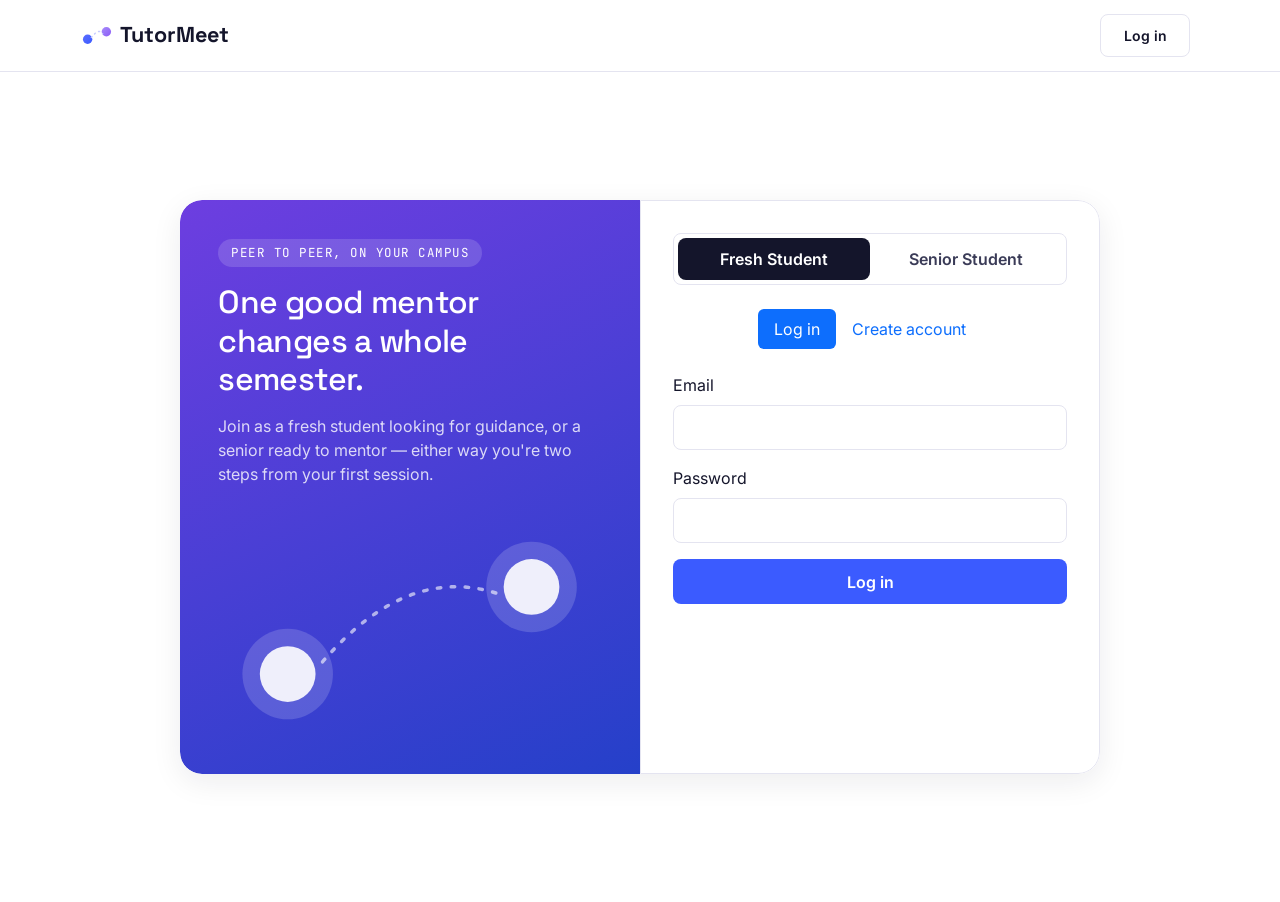
<file: room.html>
<!DOCTYPE html>
<html lang="en">
<head>
<meta charset="UTF-8">
<meta name="viewport" content="width=device-width, initial-scale=1.0">
<title>Meeting room — TutorMeet</title>
<link rel="preconnect" href="https://fonts.googleapis.com">
<link href="https://fonts.googleapis.com/css2?family=Space+Grotesk:wght@500;600;700&family=Inter:wght@400;500;600;700&family=JetBrains+Mono:wght@400;500&display=swap" rel="stylesheet">
<link href="https://cdn.jsdelivr.net/npm/bootstrap@5.3.3/dist/css/bootstrap.min.css" rel="stylesheet">
<link href="style.css" rel="stylesheet">
</head>
<body>

<div id="prejoin-screen" class="prejoin-wrap">
  <div class="prejoin-card">
    <span class="section-label">You're about to join</span>
    <span class="loc-pill" id="pj-live-badge" style="background:var(--red); color:#fff; display:none;">🔴 LIVE NOW</span>
    <h2 class="mt-2 mb-1" id="pj-title">Session</h2>
    <p class="text-secondary" id="pj-subline">Loading session details…</p>

    <div class="row g-4 mt-1">
      <div class="col-md-6">
        <div class="cam-preview-box" id="cam-preview-box">
          <span class="cam-off-badge">Camera off</span>
        </div>
        <div class="d-flex gap-2 mt-3">
          <button class="ctrl-btn active" id="pj-toggle-cam" title="Toggle camera">🎥</button>
          <button class="ctrl-btn active" id="pj-toggle-mic" title="Toggle mic">🎤</button>
        </div>
        <p class="small text-secondary mt-2 mb-0" id="pj-permission-note">Enable your camera & mic so others can see and hear you (requires browser permission).</p>
      </div>
      <div class="col-md-6">
        <div class="mb-3">
          <span class="stat-chip d-inline-block mb-2" id="pj-loc-chip">Location</span>
        </div>
        <p class="mb-2" id="pj-description"></p>
        <div class="d-flex align-items-center gap-2 mb-2">
          <div class="avatar-ring" style="width:38px;height:38px;font-size:.85rem;" id="pj-host-initials"></div>
          <span class="small text-secondary" id="pj-host-name"></span>
        </div>
        <button class="btn btn-mentee w-100 mt-3" id="pj-join-btn">Join Now</button>
        <a href="#" class="btn btn-ghost-tm w-100 mt-1" id="pj-back-link">← Back to dashboard</a>
      </div>
    </div>
  </div>
</div>

<div id="call-screen" class="room-shell d-none">
  <div class="d-flex align-items-center justify-content-between px-3 py-2" style="background:#1c1d38;">
    <div class="d-flex align-items-center gap-2">
      <span class="tm-brand" style="color:#fff !important; font-size:1rem;"><span class="dot"></span>TutorMeet</span>
      <span class="text-secondary small" id="call-title-label"></span>
    </div>
    <div id="rec-indicator-top" class="d-none">
      <span class="rec-timer"><span class="blink" style="width:7px;height:7px;border-radius:50%;background:#fff;display:inline-block;"></span> <span id="rec-timer-text">00:00</span></span>
    </div>
  </div>

  <div class="video-grid" id="video-grid"></div>

  <div class="control-bar">
    <button class="ctrl-btn active" id="btn-mic" title="Mute / unmute">🎤</button>
    <button class="ctrl-btn active" id="btn-cam" title="Camera on / off">🎥</button>
    <button class="ctrl-btn rec" id="btn-record" title="Record session">⏺</button>
    <button class="ctrl-btn" id="btn-calc" title="Calculator">🧮</button>
    <button class="ctrl-btn" id="btn-chat" title="Chat">💬</button>
    <button class="ctrl-btn" id="btn-participants" title="Participants">👥</button>
    <button class="ctrl-btn leave" id="btn-leave" title="Leave call">📞 Leave</button>
  </div>
</div>

<div class="side-panel" id="side-panel">
  <div class="sp-header">
    <strong id="sp-title">Chat</strong>
    <button class="btn-close btn-close-white" id="sp-close"></button>
  </div>
  <div class="sp-tabs">
    <button class="active" id="sp-tab-chat">Chat</button>
    <button id="sp-tab-participants">Participants</button>
  </div>
  <div id="sp-chat-view">
    <div class="chat-body" id="chat-body"></div>
    <form class="chat-input" id="chat-form">
      <input type="text" id="chat-text" placeholder="Message everyone..." autocomplete="off">
      <button class="ctrl-btn active" style="width:38px;height:38px;" type="submit">➤</button>
    </form>
  </div>
  <div id="sp-participants-view" class="d-none" style="padding-top:.5rem;"></div>
</div>

<div class="calc-panel" id="calc-panel">
  <div class="calc-header" id="calc-header">
    <span>🧮 Calculator</span>
    <button class="btn-close btn-close-white btn-sm" id="calc-close"></button>
  </div>
  <div class="calc-display" id="calc-display">0</div>
  <div class="calc-grid" id="calc-grid"></div>
</div>

<div class="download-toast d-none" id="download-toast">
  <span>Recording ready:</span>
  <a href="#" id="download-link" download="tutormeet-session.webm">Download .webm</a>
  <button class="btn-close btn-close-white btn-sm ms-2" id="toast-close"></button>
</div>

<script src="https://cdn.jsdelivr.net/npm/bootstrap@5.3.3/dist/js/bootstrap.bundle.min.js"></script>
<script src="script.js"></script>
<script>
const user = getCurrentUser();
if (!user) window.location.href = "auth.html";

const sessionId = new URLSearchParams(window.location.search).get("session");
const session = getSessions().find(s => s.id === sessionId) || {
  title: "Practice Room", subject: "General", description: "A free-form practice room.",
  locationType: "online", locationDetail: "", mentorName: user.name
};

document.getElementById("pj-back-link").href = user.role === "mentor" ? "mentor-dashboard.html" : "mentee-dashboard.html";
document.getElementById("pj-title").textContent = session.title;
document.getElementById("pj-subline").textContent = `${session.subject} · hosted by ${session.mentorName}`;
document.getElementById("pj-description").textContent = session.description || "";
document.getElementById("pj-loc-chip").textContent = session.locationType === "online" ? "💻 Join Online" : `📍 ${session.locationDetail}`;
document.getElementById("pj-host-initials").textContent = initials(session.mentorName);
document.getElementById("pj-host-name").textContent = session.mentorName;
if (session.status === "live") document.getElementById("pj-live-badge").style.display = "inline-block";
document.getElementById("call-title-label").textContent = `${session.title} · ${session.subject}`;

/* ---------------- media state ---------------- */
let localStream = null;
let micOn = true, camOn = true;

async function setupPreviewCamera() {
  try {
    localStream = await navigator.mediaDevices.getUserMedia({ video: true, audio: true });
    const box = document.getElementById("cam-preview-box");
    box.innerHTML = "";
    const video = document.createElement("video");
    video.autoplay = true; video.muted = true; video.playsInline = true;
    video.srcObject = localStream;
    box.appendChild(video);
    document.getElementById("pj-permission-note").textContent = "Camera & mic connected. You're ready to join.";
  } catch (err) {
    document.getElementById("pj-permission-note").textContent =
      "Couldn't access camera/mic (permission denied or unavailable). You can still join with camera off — recording needs camera access.";
  }
}
setupPreviewCamera();

document.getElementById("pj-toggle-cam").addEventListener("click", (e) => {
  camOn = !camOn;
  e.target.classList.toggle("off", !camOn);
  if (localStream) localStream.getVideoTracks().forEach(t => t.enabled = camOn);
});
document.getElementById("pj-toggle-mic").addEventListener("click", (e) => {
  micOn = !micOn;
  e.target.classList.toggle("off", !micOn);
  if (localStream) localStream.getAudioTracks().forEach(t => t.enabled = micOn);
});

/* ---------------- join call ---------------- */
document.getElementById("pj-join-btn").addEventListener("click", () => {
  document.getElementById("prejoin-screen").classList.add("d-none");
  document.getElementById("call-screen").classList.remove("d-none");
  if (user.role === "mentor" && session.id && session.status !== "live") {
    setSessionStatus(session.id, "live");
  }
  buildVideoGrid();
});

const mockParticipants = [
  { id: "p_host", name: session.mentorName || "Host", role: "mentor" },
  { id: "p_self", name: user.name, role: user.role, self: true },
  { id: "p_chidi", name: "Chidi Umeh", role: "mentee" },
  { id: "p_grace", name: "Grace Nwosu", role: "mentee" }
].filter(p => !(p.id === "p_host" && user.role === "mentor")); // don't show a duplicate tile when the mentor is themself the host

const participantState = {};
mockParticipants.forEach(p => { participantState[p.id] = { muted: false, removed: false, blocked: false }; });

const isHost = user.role === "mentor";

function buildVideoGrid() {
  const grid = document.getElementById("video-grid");
  grid.innerHTML = "";
  mockParticipants.forEach((p) => {
    const state = participantState[p.id];
    if (state.removed || state.blocked) return;
    const tile = document.createElement("div");
    tile.className = "video-tile";
    tile.id = p.self ? "self-tile" : `tile-${p.id}`;
    tile.innerHTML = `<div class="tile-avatar">${initials(p.name)}</div>
      <span class="tile-name">${p.self ? "You" : p.name}${state.muted && !p.self ? " · 🔇" : ""}</span>`;
    grid.appendChild(tile);
  });
  if (localStream && camOn && !participantState.p_self.removed) {
    const selfTile = document.getElementById("self-tile");
    if (selfTile) {
      selfTile.innerHTML = "";
      const video = document.createElement("video");
      video.autoplay = true; video.muted = true; video.playsInline = true;
      video.srcObject = localStream;
      selfTile.appendChild(video);
      const nameTag = document.createElement("span");
      nameTag.className = "tile-name"; nameTag.textContent = "You";
      selfTile.appendChild(nameTag);
    }
  }
  renderParticipants();
}

/* ---------------- controls: mic / cam ---------------- */
document.getElementById("btn-mic").addEventListener("click", (e) => {
  micOn = !micOn;
  e.target.classList.toggle("off", !micOn);
  if (localStream) localStream.getAudioTracks().forEach(t => t.enabled = micOn);
});
document.getElementById("btn-cam").addEventListener("click", (e) => {
  camOn = !camOn;
  e.target.classList.toggle("off", !camOn);
  if (localStream) localStream.getVideoTracks().forEach(t => t.enabled = camOn);
  buildVideoGrid();
});

/* ---------------- recording ---------------- */
let mediaRecorder = null, recordedChunks = [], recTimerInterval = null, recSeconds = 0;

document.getElementById("btn-record").addEventListener("click", async () => {
  const btn = document.getElementById("btn-record");
  if (!mediaRecorder || mediaRecorder.state === "inactive") {
    try {
      const stream = localStream || await navigator.mediaDevices.getUserMedia({ video: true, audio: true });
      localStream = stream;
      recordedChunks = [];
      mediaRecorder = new MediaRecorder(stream, { mimeType: "video/webm" });
      mediaRecorder.ondataavailable = (e) => { if (e.data.size > 0) recordedChunks.push(e.data); };
      mediaRecorder.onstop = () => {
        const blob = new Blob(recordedChunks, { type: "video/webm" });
        const url = URL.createObjectURL(blob);
        document.getElementById("download-link").href = url;
        document.getElementById("download-link").download = `tutormeet-${session.title.replace(/\s+/g,'-').toLowerCase()}-${Date.now()}.webm`;
        document.getElementById("download-toast").classList.remove("d-none");
      };
      mediaRecorder.start();
      btn.classList.add("recording");
      document.getElementById("rec-indicator-top").classList.remove("d-none");
      recSeconds = 0;
      recTimerInterval = setInterval(() => {
        recSeconds++;
        const m = String(Math.floor(recSeconds / 60)).padStart(2, "0");
        const s = String(recSeconds % 60).padStart(2, "0");
        document.getElementById("rec-timer-text").textContent = `${m}:${s}`;
      }, 1000);
    } catch (err) {
      alert("Recording needs camera & microphone permission. Please allow access and try again.");
    }
  } else {
    mediaRecorder.stop();
    btn.classList.remove("recording");
    clearInterval(recTimerInterval);
    document.getElementById("rec-indicator-top").classList.add("d-none");
  }
});
document.getElementById("toast-close").addEventListener("click", () => document.getElementById("download-toast").classList.add("d-none"));

/* ---------------- side panel: chat & participants ---------------- */
const sidePanel = document.getElementById("side-panel");
function openSidePanel(tab) {
  sidePanel.classList.add("open");
  switchTab(tab);
}
function closeSidePanel() { sidePanel.classList.remove("open"); }
document.getElementById("sp-close").addEventListener("click", closeSidePanel);
document.getElementById("btn-chat").addEventListener("click", () => openSidePanel("chat"));
document.getElementById("btn-participants").addEventListener("click", () => openSidePanel("participants"));

function switchTab(tab) {
  document.getElementById("sp-tab-chat").classList.toggle("active", tab === "chat");
  document.getElementById("sp-tab-participants").classList.toggle("active", tab === "participants");
  document.getElementById("sp-chat-view").classList.toggle("d-none", tab !== "chat");
  document.getElementById("sp-participants-view").classList.toggle("d-none", tab !== "participants");
  document.getElementById("sp-title").textContent = tab === "chat" ? "Chat" : "Participants";
}
document.getElementById("sp-tab-chat").addEventListener("click", () => switchTab("chat"));
document.getElementById("sp-tab-participants").addEventListener("click", () => switchTab("participants"));

let chatMessages = [
  { who: "Amara Chukwu", text: "Welcome! Feel free to drop questions any time.", me: false }
];
function renderChat() {
  const body = document.getElementById("chat-body");
  body.innerHTML = chatMessages.map(m => `
    <div class="chat-msg ${m.me ? 'me' : ''}">
      <span class="who">${m.me ? "You" : m.who}</span>${m.text}
    </div>`).join("");
  body.scrollTop = body.scrollHeight;
}
document.getElementById("chat-form").addEventListener("submit", (e) => {
  e.preventDefault();
  const input = document.getElementById("chat-text");
  if (!input.value.trim()) return;
  chatMessages.push({ who: user.name, text: input.value.trim(), me: true });
  input.value = "";
  renderChat();
});
renderChat();

function renderParticipants() {
  const wrap = document.getElementById("sp-participants-view");
  const visible = mockParticipants.filter(p => !participantState[p.id].blocked);
  wrap.innerHTML = visible.map(p => {
    const state = participantState[p.id];
    const removedTag = state.removed ? `<span class="badge bg-secondary ms-2">Removed</span>` : "";
    const hostControls = (isHost && !p.self) ? `
      <div class="d-flex gap-1">
        <button class="btn btn-sm btn-outline-light" style="border-color:rgba(255,255,255,.2);" title="${state.muted ? 'Unmute' : 'Mute'}" onclick="toggleMuteParticipant('${p.id}')">${state.muted ? "🔇" : "🎤"}</button>
        <button class="btn btn-sm btn-outline-light" style="border-color:rgba(255,255,255,.2);" title="Remove from call" onclick="removeParticipant('${p.id}')" ${state.removed ? "disabled" : ""}>❌</button>
        <button class="btn btn-sm btn-outline-light" style="border-color:rgba(255,255,255,.2);" title="Block" onclick="blockParticipant('${p.id}')">🚫</button>
      </div>` : "";
    return `
    <div class="participant-row justify-content-between">
      <div class="d-flex align-items-center gap-2">
        <div class="p-avatar">${initials(p.name)}</div>
        <div>
          <div>${p.self ? "You" : p.name}${removedTag}</div>
          <div class="small text-secondary">${p.role === "mentor" ? "Mentor" : "Mentee"}${state.muted && !p.self ? " · muted" : ""}</div>
        </div>
      </div>
      ${hostControls}
    </div>`;
  }).join("");
}

function findParticipant(id) { return mockParticipants.find(p => p.id === id); }

function toggleMuteParticipant(id) {
  if (!isHost) return;
  participantState[id].muted = !participantState[id].muted;
  renderParticipants();
  buildVideoGrid();
}

function removeParticipant(id) {
  if (!isHost) return;
  const p = findParticipant(id);
  if (!confirm(`Remove ${p.name} from this call? They can rejoin later if the session is still live.`)) return;
  participantState[id].removed = true;
  renderParticipants();
  buildVideoGrid();
}

function blockParticipant(id) {
  if (!isHost) return;
  const p = findParticipant(id);
  if (!confirm(`Block ${p.name}? They won't be able to rejoin this session.`)) return;
  participantState[id].removed = true;
  participantState[id].blocked = true;
  renderParticipants();
  buildVideoGrid();
}

/* ---------------- calculator widget ---------------- */
const calcButtons = ["7","8","9","/","4","5","6","*","1","2","3","-","0",".","C","+","="];
const calcGrid = document.getElementById("calc-grid");
let calcExpr = "";
calcButtons.forEach(b => {
  const btn = document.createElement("button");
  btn.textContent = b;
  if (["/","*","-","+"].includes(b)) btn.classList.add("op");
  if (b === "=") btn.classList.add("eq");
  btn.addEventListener("click", () => handleCalcInput(b));
  calcGrid.appendChild(btn);
});
function handleCalcInput(val) {
  const display = document.getElementById("calc-display");
  if (val === "C") { calcExpr = ""; display.textContent = "0"; return; }
  if (val === "=") {
    try {
      if (!/^[0-9+\-*/.\s]+$/.test(calcExpr)) throw new Error("invalid");
      const result = Function(`"use strict"; return (${calcExpr})`)();
      display.textContent = String(result);
      calcExpr = String(result);
    } catch { display.textContent = "Error"; calcExpr = ""; }
    return;
  }
  calcExpr += val;
  display.textContent = calcExpr;
}
document.getElementById("btn-calc").addEventListener("click", () => {
  document.getElementById("calc-panel").classList.toggle("open");
});
document.getElementById("calc-close").addEventListener("click", () => {
  document.getElementById("calc-panel").classList.remove("open");
});

(function makeDraggable() {
  const panel = document.getElementById("calc-panel");
  const handle = document.getElementById("calc-header");
  let dragging = false, offsetX = 0, offsetY = 0;
  handle.addEventListener("mousedown", (e) => {
    dragging = true;
    offsetX = e.clientX - panel.getBoundingClientRect().left;
    offsetY = e.clientY - panel.getBoundingClientRect().top;
  });
  document.addEventListener("mousemove", (e) => {
    if (!dragging) return;
    panel.style.left = (e.clientX - offsetX) + "px";
    panel.style.top = (e.clientY - offsetY) + "px";
    panel.style.right = "auto"; panel.style.bottom = "auto";
    panel.style.position = "fixed";
  });
  document.addEventListener("mouseup", () => dragging = false);
})();

/* ---------------- leave call ---------------- */
document.getElementById("btn-leave").addEventListener("click", () => {
  if (mediaRecorder && mediaRecorder.state === "recording") mediaRecorder.stop();
  if (localStream) localStream.getTracks().forEach(t => t.stop());
  if (user.role === "mentor" && session.id && session.status === "live") {
    setSessionStatus(session.id, "ended");
  }
  window.location.href = user.role === "mentor" ? "mentor-dashboard.html" : "mentee-dashboard.html";
});
</script>
</body>
</html>
</file>
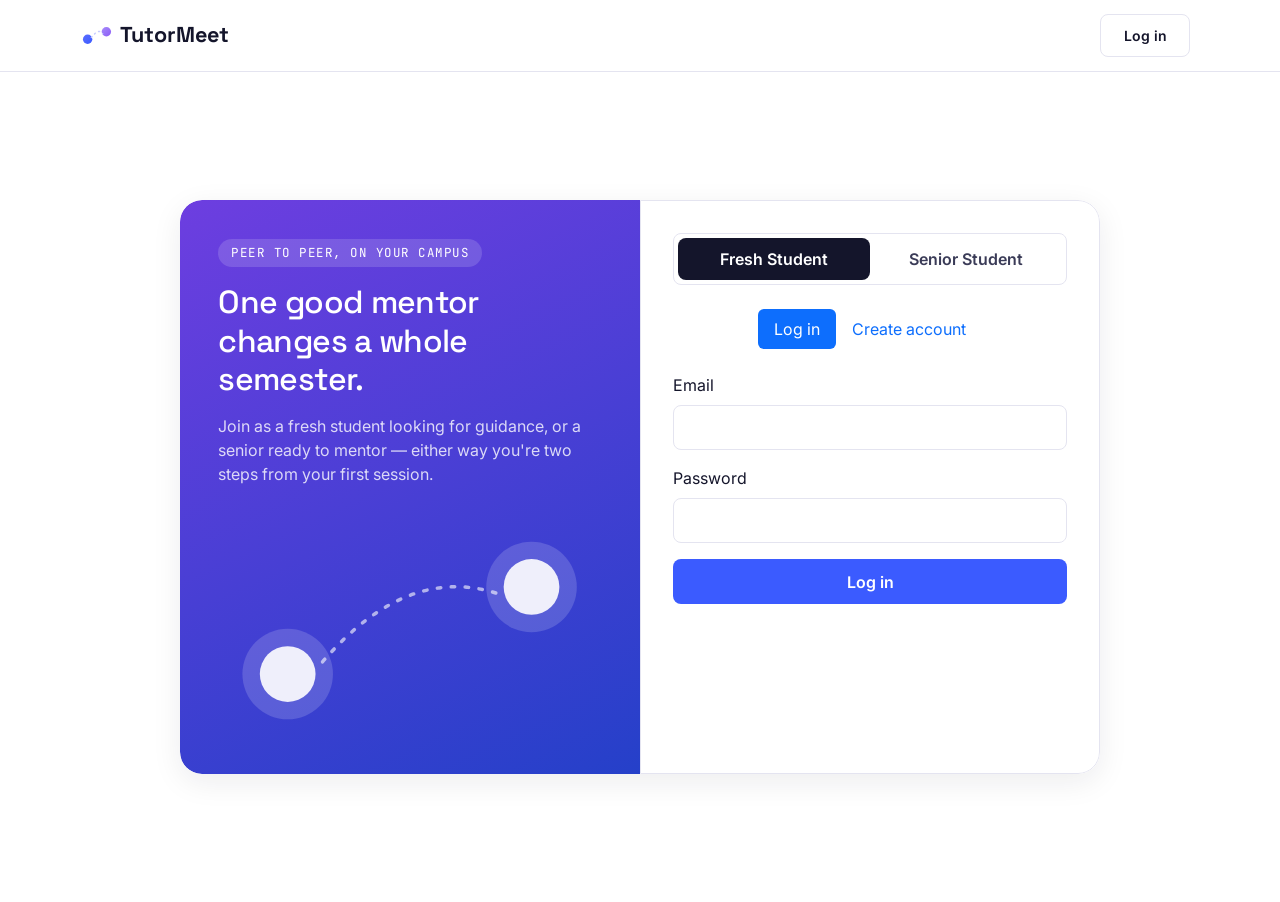
<file: session-setup.html>
<!DOCTYPE html>
<html lang="en">
<head>
<meta charset="UTF-8">
<meta name="viewport" content="width=device-width, initial-scale=1.0">
<title>Create a session — TutorMeet</title>
<link rel="preconnect" href="https://fonts.googleapis.com">
<link href="https://fonts.googleapis.com/css2?family=Space+Grotesk:wght@500;600;700&family=Inter:wght@400;500;600;700&family=JetBrains+Mono:wght@400;500&display=swap" rel="stylesheet">
<link href="https://cdn.jsdelivr.net/npm/bootstrap@5.3.3/dist/css/bootstrap.min.css" rel="stylesheet">
<link href="style.css" rel="stylesheet">
</head>
<body>

<div id="navbar-mount"></div>

<div class="dash-shell">
  <div class="container" style="max-width: 760px;">
    <span class="section-label">New session</span>
    <h2 class="mt-2 mb-4">Set up a session</h2>

    <form id="session-form" class="bg-paper-raised rounded-tm shadow-tm p-4">
      <div class="mb-3">
        <label class="form-label">Session title</label>
        <input type="text" class="form-control" id="s-title" required placeholder="e.g. Big-O Notation, Demystified">
      </div>
      <div class="row">
        <div class="col-md-6 mb-3">
          <label class="form-label">Subject</label>
          <input type="text" class="form-control" id="s-subject" required placeholder="e.g. Algorithms">
        </div>
        <div class="col-md-6 mb-3">
          <label class="form-label">Date & time</label>
          <input type="datetime-local" class="form-control" id="s-datetime" required>
        </div>
      </div>
      <div class="mb-3">
        <label class="form-label">Description</label>
        <textarea class="form-control" id="s-description" rows="3" placeholder="What will this session cover?"></textarea>
      </div>

      <label class="form-label d-block">Location</label>
      <div class="row g-2 mb-3">
        <div class="col-6">
          <input type="radio" class="btn-check" name="loc-type" id="loc-online" checked>
          <label class="btn btn-outline-tm w-100" for="loc-online">💻 Online</label>
        </div>
        <div class="col-6">
          <input type="radio" class="btn-check" name="loc-type" id="loc-inperson">
          <label class="btn btn-outline-tm w-100" for="loc-inperson">📍 In-person</label>
        </div>
      </div>

      <div class="mb-4 d-none" id="location-detail-wrap">
        <label class="form-label">Campus location</label>
        <select class="form-select" id="s-location-detail">
                  </select>
      </div>

      <button type="submit" class="btn btn-mentor w-100">Create session</button>
    </form>
  </div>
</div>

<script src="https://cdn.jsdelivr.net/npm/bootstrap@5.3.3/dist/js/bootstrap.bundle.min.js"></script>
<script src="script.js"></script>
<script>
const user = requireRole("mentor");

const locSelect = document.getElementById("s-location-detail");
LOCATIONS.forEach(loc => {
  const opt = document.createElement("option"); opt.value = loc; opt.textContent = loc; locSelect.appendChild(opt);
});

function toggleLocationDetail() {
  document.getElementById("location-detail-wrap").classList.toggle("d-none", !document.getElementById("loc-inperson").checked);
}
document.getElementById("loc-online").addEventListener("change", toggleLocationDetail);
document.getElementById("loc-inperson").addEventListener("change", toggleLocationDetail);

document.getElementById("session-form").addEventListener("submit", function (e) {
  e.preventDefault();
  const isOnline = document.getElementById("loc-online").checked;
  const newSession = {
    id: "s_" + Date.now(),
    mentorId: user.id,
    mentorName: user.name,
    title: document.getElementById("s-title").value.trim(),
    subject: document.getElementById("s-subject").value.trim(),
    description: document.getElementById("s-description").value.trim(),
    locationType: isOnline ? "online" : "in-person",
    locationDetail: isOnline ? "" : locSelect.value,
    datetime: document.getElementById("s-datetime").value,
    attendees: []
  };
  const sessions = getSessions();
  sessions.push(newSession);
  saveSessions(sessions);
  window.location.href = `room.html?session=${newSession.id}`;
});

renderNavbar("navbar-mount");
</script>
</body>
</html>
</file>
<file: style.css>
:root {
  --dark: #14152b;
  --gray: #3a3b57;
  --bg: #ffffff;
  --white: #ffffff;
  --border: #e4e4f0;

  --blue: #3b5bff;
  --blue2: #2540c9;
  --blue-light: #eaeeff;

  --purple: #8b5cf6;
  --purple2: #6d3ee0;
  --purple-light: #f2ecff;

  --yellow: #ffb648;
  --yellow2: #c97e00;
  --red: #ef4444;
  --green: #16a34a;

  --r-big: 22px;
  --r: 14px;
  --r-sm: 8px;
  --shadow1: 0 8px 30px rgba(20, 21, 43, 0.08);
  --shadow2: 0 14px 40px rgba(59, 91, 255, 0.18);

  --font-display: "Space Grotesk", sans-serif;
  --font-body: "Inter", sans-serif;
  --font-mono: "JetBrains Mono", monospace;
}

* { box-sizing: border-box; }

html { scroll-behavior: smooth; }

body {
  font-family: var(--font-body);
  background: var(--bg);
  color: var(--dark);
  -webkit-font-smoothing: antialiased;
}

h1, h2, h3, h4, .display {
  font-family: var(--font-display);
  letter-spacing: -0.02em;
  color: var(--dark);
}

.mono, .stat-value, .code-chip { font-family: var(--font-mono); }

a { text-decoration: none; }

:focus-visible {
  outline: 3px solid var(--blue);
  outline-offset: 2px;
}

@media (prefers-reduced-motion: reduce) {
  * { animation: none !important; transition: none !important; }
}

.tm-navbar {
  background: var(--white);
  border-bottom: 1px solid var(--border);
  padding: .85rem 0;
}
.tm-brand {
  font-family: var(--font-display);
  font-weight: 700;
  font-size: 1.35rem;
  color: var(--dark) !important;
  display: flex;
  align-items: center;
  gap: .5rem;
}
.tm-brand .logomark {
  width: 30px; height: 19px; flex-shrink: 0;
}
.tm-navbar .nav-link {
  color: var(--gray);
  font-weight: 500;
}
.tm-navbar .nav-link:hover { color: var(--dark); }

.btn-mentee {
  background: var(--blue); border: none; color: #fff;
  border-radius: var(--r-sm); font-weight: 600;
  padding: .65rem 1.4rem;
  transition: transform .15s ease, box-shadow .15s ease;
}
.btn-mentee:hover { background: var(--blue2); color: #fff; transform: translateY(-1px); box-shadow: var(--shadow2); }

.btn-mentor {
  background: var(--purple); border: none; color: #fff;
  border-radius: var(--r-sm); font-weight: 600;
  padding: .65rem 1.4rem;
  transition: transform .15s ease, box-shadow .15s ease;
}
.btn-mentor:hover { background: var(--purple2); color: #fff; transform: translateY(-1px); box-shadow: 0 14px 40px rgba(139,92,246,.22); }

.btn-outline-tm {
  border: 1.5px solid var(--border); background: #fff; color: var(--dark);
  border-radius: var(--r-sm); font-weight: 600; padding: .65rem 1.4rem;
}
.btn-outline-tm:hover { border-color: var(--dark); color: var(--dark); }

.btn-ghost-tm {
  background: transparent; border: none; color: var(--gray); font-weight: 600;
}

.hero {
  padding: 5rem 0 4rem;
  position: relative;
  overflow: hidden;
  background: #ffffff;
}
.hero .container { position: relative; z-index: 1; }
.hero-eyebrow {
  font-family: var(--font-mono);
  font-size: .78rem;
  letter-spacing: .12em;
  text-transform: uppercase;
  color: var(--blue2);
  background: var(--blue-light);
  border-radius: 999px;
  padding: .3rem .8rem;
  display: inline-block;
}
.hero h1 { font-size: clamp(2.2rem, 5vw, 3.4rem); line-height: 1.05; margin: 1rem 0; }
.hero p.lead { color: var(--gray); max-width: 46ch; }

.role-split {
  display: grid;
  grid-template-columns: 1fr 1fr;
  border-radius: var(--r-big);
  overflow: hidden;
  box-shadow: var(--shadow1);
  border: 1px solid var(--border);
}
.role-panel {
  padding: 2.2rem 1.8rem;
  position: relative;
  color: #fff;
  min-height: 230px;
  display: flex; flex-direction: column; justify-content: space-between;
}
.role-panel.mentee { background: linear-gradient(160deg, var(--blue), var(--blue2)); }
.role-panel.mentor { background: linear-gradient(160deg, var(--purple), var(--purple2)); }
.role-panel .role-tag { font-family: var(--font-mono); font-size: .75rem; opacity: .85; letter-spacing: .08em; text-transform: uppercase; }
.role-panel h3 { color: #fff; margin: .4rem 0 .6rem; }
.role-panel p { color: rgba(255,255,255,.85); font-size: .93rem; }
.role-panel .btn { align-self: flex-start; margin-top: 1rem; background: #fff; border: none; font-weight: 700; border-radius: var(--r-sm); }
.role-panel.mentee .btn { color: var(--blue2); }
.role-panel.mentor .btn { color: var(--purple2); }

@media (max-width: 767px) {
  .role-split { grid-template-columns: 1fr; }
}

.role-split-wrap { position: relative; padding: 30px 20px 20px 0; }
.floating-chip {
  position: absolute;
  background: var(--white);
  border: 1px solid var(--border);
  border-radius: 999px;
  padding: .4rem .8rem;
  font-family: var(--font-mono);
  font-size: .74rem;
  font-weight: 500;
  box-shadow: var(--shadow1);
  display: flex; align-items: center; gap: .35rem;
  z-index: 2;
}
.floating-chip.chip-1 { top: 0; left: 10px; color: var(--purple2); }
.floating-chip.chip-2 { bottom: 30px; right: -10px; color: var(--blue2); }
.floating-chip .chip-dot { width: 6px; height: 6px; border-radius: 50%; background: var(--red); animation: live-pulse-chip 1.4s infinite; }
@keyframes live-pulse-chip {
  0% { box-shadow: 0 0 0 0 rgba(239,68,68,.5); }
  70% { box-shadow: 0 0 0 6px rgba(239,68,68,0); }
  100% { box-shadow: 0 0 0 0 rgba(239,68,68,0); }
}

.feature-band { background: #ffffff; }

.feature-card {
  background: var(--white);
  border: 1px solid var(--border);
  border-radius: var(--r);
  padding: 1.6rem;
  height: 100%;
  transition: transform .18s ease, box-shadow .18s ease;
}
.feature-card:hover { transform: translateY(-3px); box-shadow: var(--shadow1); }
.feature-card .icon-badge {
  width: 42px; height: 42px; border-radius: 12px;
  display: flex; align-items: center; justify-content: center;
  background: var(--blue-light); color: var(--blue2);
  margin-bottom: .9rem; font-size: 1.2rem;
  transition: transform .18s ease;
}
.feature-card:hover .icon-badge { transform: rotate(-6deg) scale(1.06); }
.feature-card.badge-purple .icon-badge { background: var(--purple-light); color: var(--purple2); }
.feature-card.badge-yellow .icon-badge { background: #fff3de; color: var(--yellow2); }

.credential-card {
  background: var(--white);
  border: 1px solid var(--border);
  border-radius: var(--r);
  box-shadow: var(--shadow1);
  padding: 1.4rem;
  height: 100%;
}
.credential-card .avatar-ring {
  width: 54px; height: 54px; border-radius: 50%;
  background: linear-gradient(135deg, var(--purple), var(--blue));
  display: flex; align-items: center; justify-content: center;
  color: #fff; font-family: var(--font-display); font-weight: 700; font-size: 1.1rem;
}
.stat-strip {
  display: flex; gap: .6rem; flex-wrap: wrap; margin: .8rem 0;
}
.stat-chip {
  background: var(--bg);
  border: 1px solid var(--border);
  border-radius: var(--r-sm);
  padding: .35rem .6rem;
  font-family: var(--font-mono);
  font-size: .78rem;
  color: var(--gray);
}
.stat-chip strong { color: var(--dark); }
.badge-subject {
  background: var(--purple-light); color: var(--purple2);
  border-radius: 999px; padding: .25rem .7rem; font-size: .76rem; font-weight: 600;
}

.auth-wrap {
  min-height: calc(100vh - 70px);
  display: flex; align-items: center; justify-content: center;
  padding: 2rem 1rem;
}
.auth-shell {
  display: grid;
  grid-template-columns: 1fr 460px;
  width: 100%; max-width: 920px;
  border-radius: var(--r-big);
  overflow: hidden;
  box-shadow: var(--shadow1);
}
.auth-side {
  background: linear-gradient(155deg, var(--purple2), var(--blue2));
  color: #fff;
  padding: 2.4rem;
  flex-direction: column;
  justify-content: space-between;
}
.auth-side-graphic { margin-top: 1.5rem; }
.auth-card {
  width: 100%;
  background: var(--white);
  border: 1px solid var(--border);
  padding: 2rem;
}
@media (min-width: 992px) {
  .auth-card { border-radius: 0 var(--r-big) var(--r-big) 0; }
  .auth-side { border-radius: var(--r-big) 0 0 var(--r-big); }
}
@media (max-width: 991px) {
  .auth-shell { grid-template-columns: 1fr; max-width: 460px; }
  .auth-card { border-radius: var(--r-big); }
}
.role-toggle {
  display: flex; background: var(--bg); border-radius: var(--r-sm); padding: 4px; border: 1px solid var(--border);
}
.role-toggle button {
  flex: 1; border: none; background: transparent; padding: .55rem 0; font-weight: 600; color: var(--gray); border-radius: 8px;
}
.role-toggle button.active { background: var(--dark); color: #fff; }

.live-dot {
  width: 10px; height: 10px; border-radius: 50%; background: var(--red); display: inline-block;
  animation: live-pulse 1.4s infinite;
}
@keyframes live-pulse {
  0% { box-shadow: 0 0 0 0 rgba(239,68,68,.5); }
  70% { box-shadow: 0 0 0 8px rgba(239,68,68,0); }
  100% { box-shadow: 0 0 0 0 rgba(239,68,68,0); }
}
.live-card {
  background: linear-gradient(135deg, #1c1d38, #2a1436);
  color: #fff;
  border-radius: var(--r);
  padding: 1.2rem;
  height: 100%;
  border: 1px solid rgba(239,68,68,.3);
  box-shadow: 0 10px 30px rgba(239,68,68,.12);
}
.live-card .live-badge {
  display: inline-flex; align-items: center; gap: .35rem; background: var(--red);
  padding: .15rem .55rem; border-radius: 999px; font-family: var(--font-mono); font-size: .72rem; margin-bottom: .6rem;
}
.live-card .live-badge .dot-white { width: 6px; height: 6px; border-radius: 50%; background: #fff; animation: blink 1s infinite; }
.live-card p { color: rgba(255,255,255,.7); }

.dash-shell { padding: 2rem 0 4rem; }
.section-label {
  font-family: var(--font-mono); font-size: .75rem; letter-spacing: .1em; text-transform: uppercase; color: var(--gray);
}
.session-row {
  background: var(--white); border: 1px solid var(--border); border-radius: var(--r);
  padding: 1rem 1.2rem; display: flex; align-items: center; justify-content: space-between; gap: 1rem; margin-bottom: .8rem;
}
.session-row .loc-pill {
  font-family: var(--font-mono); font-size: .72rem; border-radius: 999px; padding: .2rem .6rem;
}
.loc-pill.online { background: var(--blue-light); color: var(--blue2); }
.loc-pill.inperson { background: var(--yellow); color: #5a3c00; }

.request-row { background: var(--bg); border: 1px dashed var(--border); border-radius: var(--r); padding: .8rem 1rem; margin-bottom: .6rem; display:flex; align-items:center; justify-content: space-between; gap:1rem;}

.room-shell { background: var(--dark); min-height: 100vh; color: #fff; }
.prejoin-wrap { min-height: 100vh; display: flex; align-items: center; justify-content: center; padding: 2rem 1rem; }
.prejoin-card { background: var(--white); color: var(--dark); border-radius: var(--r-big); padding: 2rem; max-width: 920px; width: 100%; box-shadow: var(--shadow1); }
.cam-preview-box {
  background: #0c0c1c; border-radius: var(--r); aspect-ratio: 16/10; display:flex; align-items:center; justify-content:center; overflow:hidden; position:relative;
}
.cam-preview-box video { width: 100%; height: 100%; object-fit: cover; transform: scaleX(-1); }
.cam-off-badge { color: rgba(255,255,255,.6); font-family: var(--font-mono); font-size: .85rem; }

.video-grid {
  display: grid; grid-template-columns: repeat(auto-fit, minmax(240px, 1fr)); gap: .8rem; padding: 1rem; height: calc(100vh - 92px); overflow: auto;
}
.video-tile {
  background: #1c1d38; border-radius: var(--r); position: relative; aspect-ratio: 16/10; overflow: hidden; display:flex; align-items:center; justify-content:center;
}
.video-tile video { width: 100%; height: 100%; object-fit: cover; transform: scaleX(-1); }
.video-tile .tile-name {
  position: absolute; bottom: 8px; left: 10px; background: rgba(0,0,0,.45); font-size: .78rem; padding: .15rem .55rem; border-radius: 6px; font-family: var(--font-mono);
}
.video-tile .tile-avatar {
  width: 64px; height: 64px; border-radius: 50%; background: linear-gradient(135deg, var(--purple), var(--blue)); display:flex; align-items:center;justify-content:center; font-family: var(--font-display); font-weight:700; font-size:1.3rem;
}
.tile-rec-dot { position:absolute; top:8px; left:10px; display:flex; align-items:center; gap:.35rem; background: rgba(239,68,68,.85); padding: .12rem .5rem; border-radius: 999px; font-size:.72rem; font-family: var(--font-mono);}
.tile-rec-dot .blink { width:7px;height:7px;border-radius:50%;background:#fff; animation: blink 1s infinite; }
@keyframes blink { 0%,100%{opacity:1} 50%{opacity:.2} }

.control-bar {
  background: #1c1d38; border-top: 1px solid rgba(255,255,255,.08);
  padding: .8rem 1rem; display:flex; align-items:center; justify-content:center; gap: .6rem; flex-wrap: wrap;
}
.ctrl-btn {
  width: 48px; height: 48px; border-radius: 50%; border: none; background: #2a2b4d; color: #fff;
  display:flex; align-items:center; justify-content:center; font-size: 1.05rem; transition: background .15s;
}
.ctrl-btn:hover { background: #3a3c66; }
.ctrl-btn.active { background: var(--blue); }
.ctrl-btn.off { background: var(--red); }
.ctrl-btn.rec.recording { background: var(--red); }
.ctrl-btn.leave { background: var(--red); width: auto; padding: 0 1.3rem; border-radius: 24px; font-weight:600; gap:.4rem;}

.rec-timer { font-family: var(--font-mono); color: #fff; background: rgba(239,68,68,.9); padding: .3rem .8rem; border-radius: 999px; font-size: .85rem; display:flex; align-items:center; gap:.4rem;}

.side-panel {
  position: fixed; top: 0; right: 0; height: 100vh; width: 340px; max-width: 90vw;
  background: #14152b; border-left: 1px solid rgba(255,255,255,.08);
  transform: translateX(100%); transition: transform .25s ease; z-index: 40; display:flex; flex-direction:column;
}
.side-panel.open { transform: translateX(0); }
.side-panel .sp-header { padding: 1rem; border-bottom: 1px solid rgba(255,255,255,.08); display:flex; align-items:center; justify-content:space-between; }
.sp-tabs { display:flex; border-bottom: 1px solid rgba(255,255,255,.08); }
.sp-tabs button { flex:1; background:transparent; border:none; color: rgba(255,255,255,.55); padding:.7rem 0; font-weight:600; font-size:.85rem; }
.sp-tabs button.active { color: #fff; border-bottom: 2px solid var(--blue); }
.chat-body { flex:1; overflow-y:auto; padding: 1rem; display:flex; flex-direction:column; gap:.6rem;}
.chat-msg { background:#22234a; border-radius: 12px; padding:.5rem .7rem; max-width: 85%; font-size:.87rem;}
.chat-msg .who { font-family: var(--font-mono); font-size:.7rem; color: var(--blue); display:block; margin-bottom:.15rem;}
.chat-msg.me { align-self:flex-end; background: var(--blue); }
.chat-msg.me .who { color: rgba(255,255,255,.8); }
.chat-input { padding: .8rem; border-top: 1px solid rgba(255,255,255,.08); display:flex; gap:.5rem; }
.chat-input input { flex:1; background:#1c1d38; border:1px solid rgba(255,255,255,.1); color:#fff; border-radius: 999px; padding:.5rem 1rem; }
.participant-row { display:flex; align-items:center; gap:.7rem; padding:.6rem 1rem; }
.participant-row .p-avatar { width:34px;height:34px;border-radius:50%; background: var(--purple); display:flex;align-items:center;justify-content:center; font-size:.8rem; font-weight:700;}

.calc-panel {
  position: fixed; bottom: 100px; right: 24px; width: 260px; background: #1c1d38; border-radius: var(--r);
  box-shadow: 0 20px 50px rgba(0,0,0,.4); z-index: 50; display:none; overflow:hidden; border: 1px solid rgba(255,255,255,.08);
}
.calc-panel.open { display:block; }
.calc-header { padding:.6rem .9rem; display:flex; align-items:center; justify-content:space-between; cursor: move; background:#22234a; font-size:.85rem; font-weight:600;}
.calc-display { background:#0c0c1c; color:#fff; font-family: var(--font-mono); font-size: 1.5rem; padding: .8rem .9rem; text-align:right; }
.calc-grid { display:grid; grid-template-columns: repeat(4,1fr); gap:1px; background: rgba(255,255,255,.08); }
.calc-grid button { border:none; background:#1c1d38; color:#fff; padding: .9rem 0; font-size:1rem; }
.calc-grid button:hover { background:#2a2b4d; }
.calc-grid button.op { color: var(--blue); }
.calc-grid button.eq { background: var(--blue); grid-column: span 2; }

.download-toast {
  position: fixed; bottom: 24px; left: 50%; transform: translateX(-50%); background: var(--dark); color:#fff; padding: .8rem 1.2rem; border-radius: 999px; z-index: 60; display:flex; gap:.7rem; align-items:center; box-shadow: var(--shadow1);
}
.download-toast a { color: var(--yellow); font-weight:700; }

.tm-footer { border-top: 1px solid var(--border); padding: 2.2rem 0; color: var(--gray); font-size: .9rem; }

.text-mentee { color: var(--blue); }
.text-mentor { color: var(--purple); }
.bg-paper-raised { background: var(--white); }
.rounded-tm { border-radius: var(--r); }
.shadow-tm { box-shadow: var(--shadow1); }
.form-control, .form-select {
  border-radius: var(--r-sm); border: 1.5px solid var(--border); padding: .6rem .8rem;
}
.form-control:focus, .form-select:focus { border-color: var(--blue); box-shadow: 0 0 0 3px var(--blue-light); }
</file>
